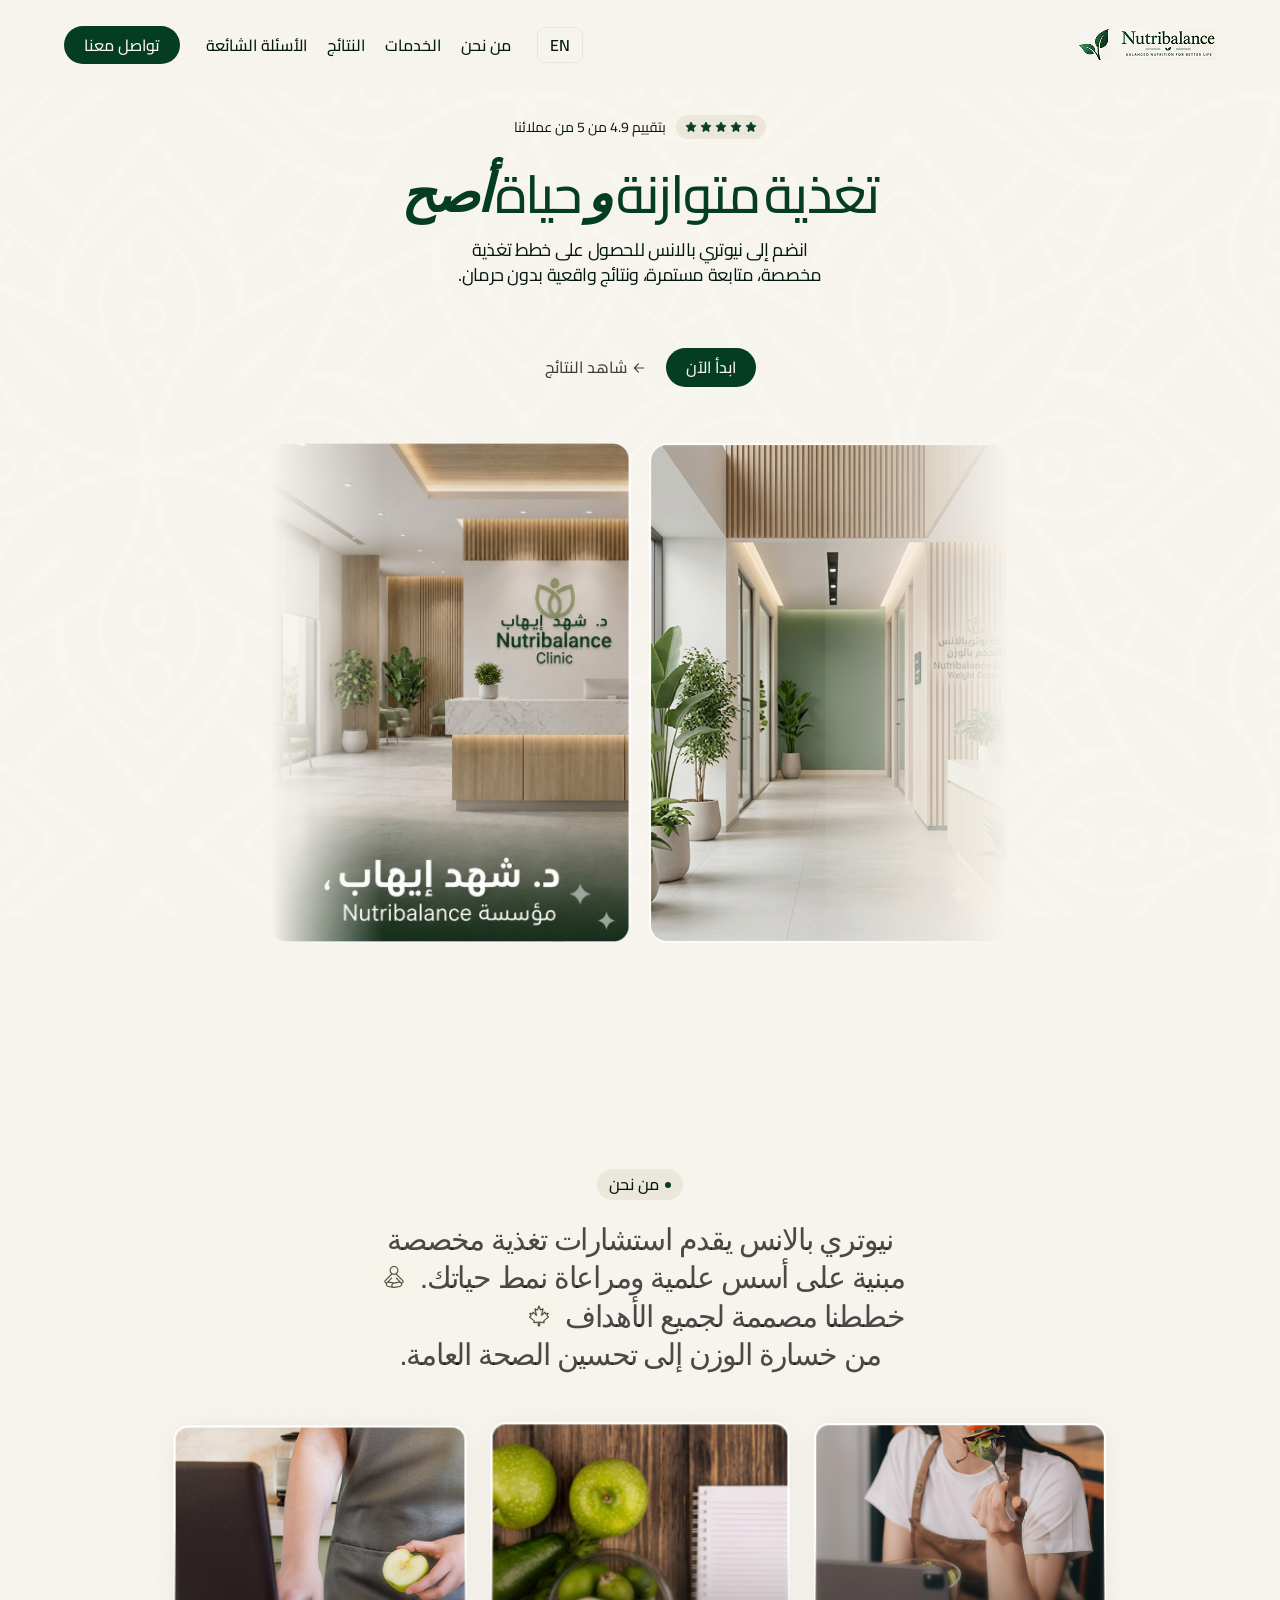
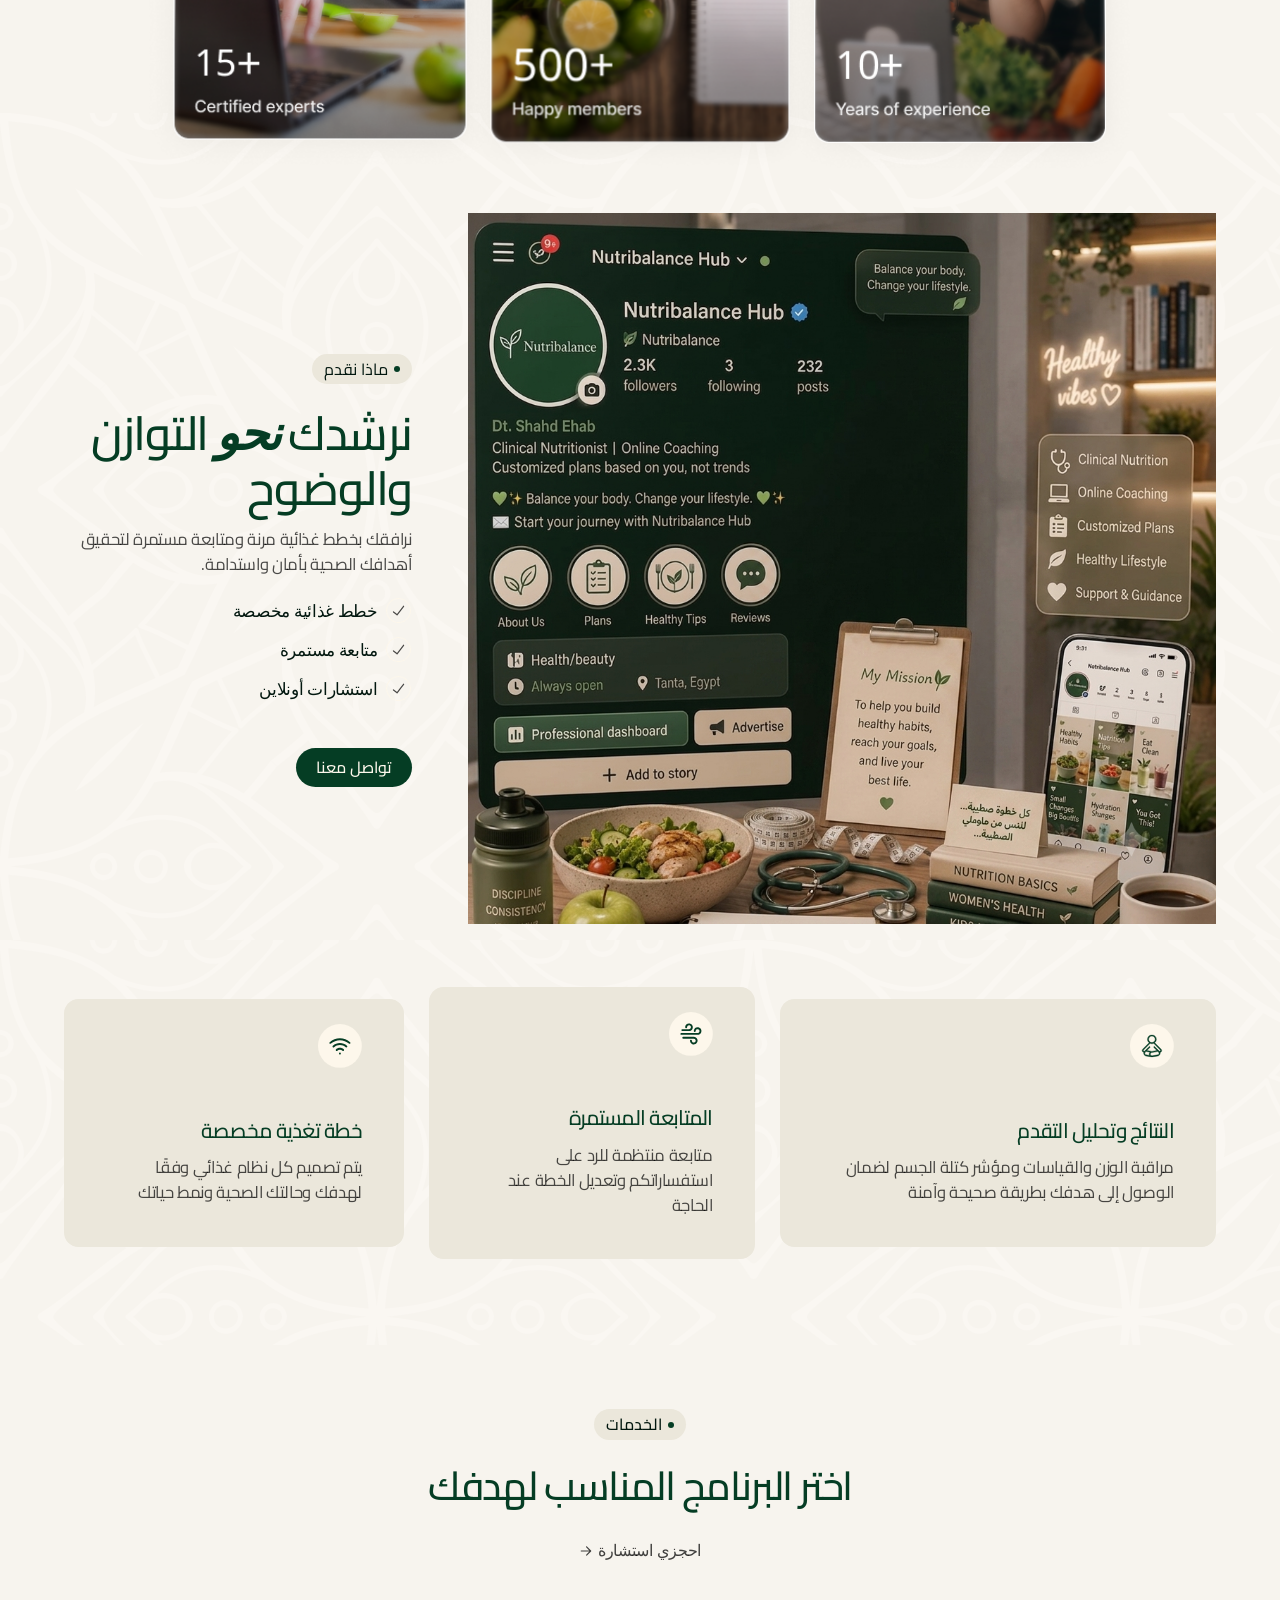
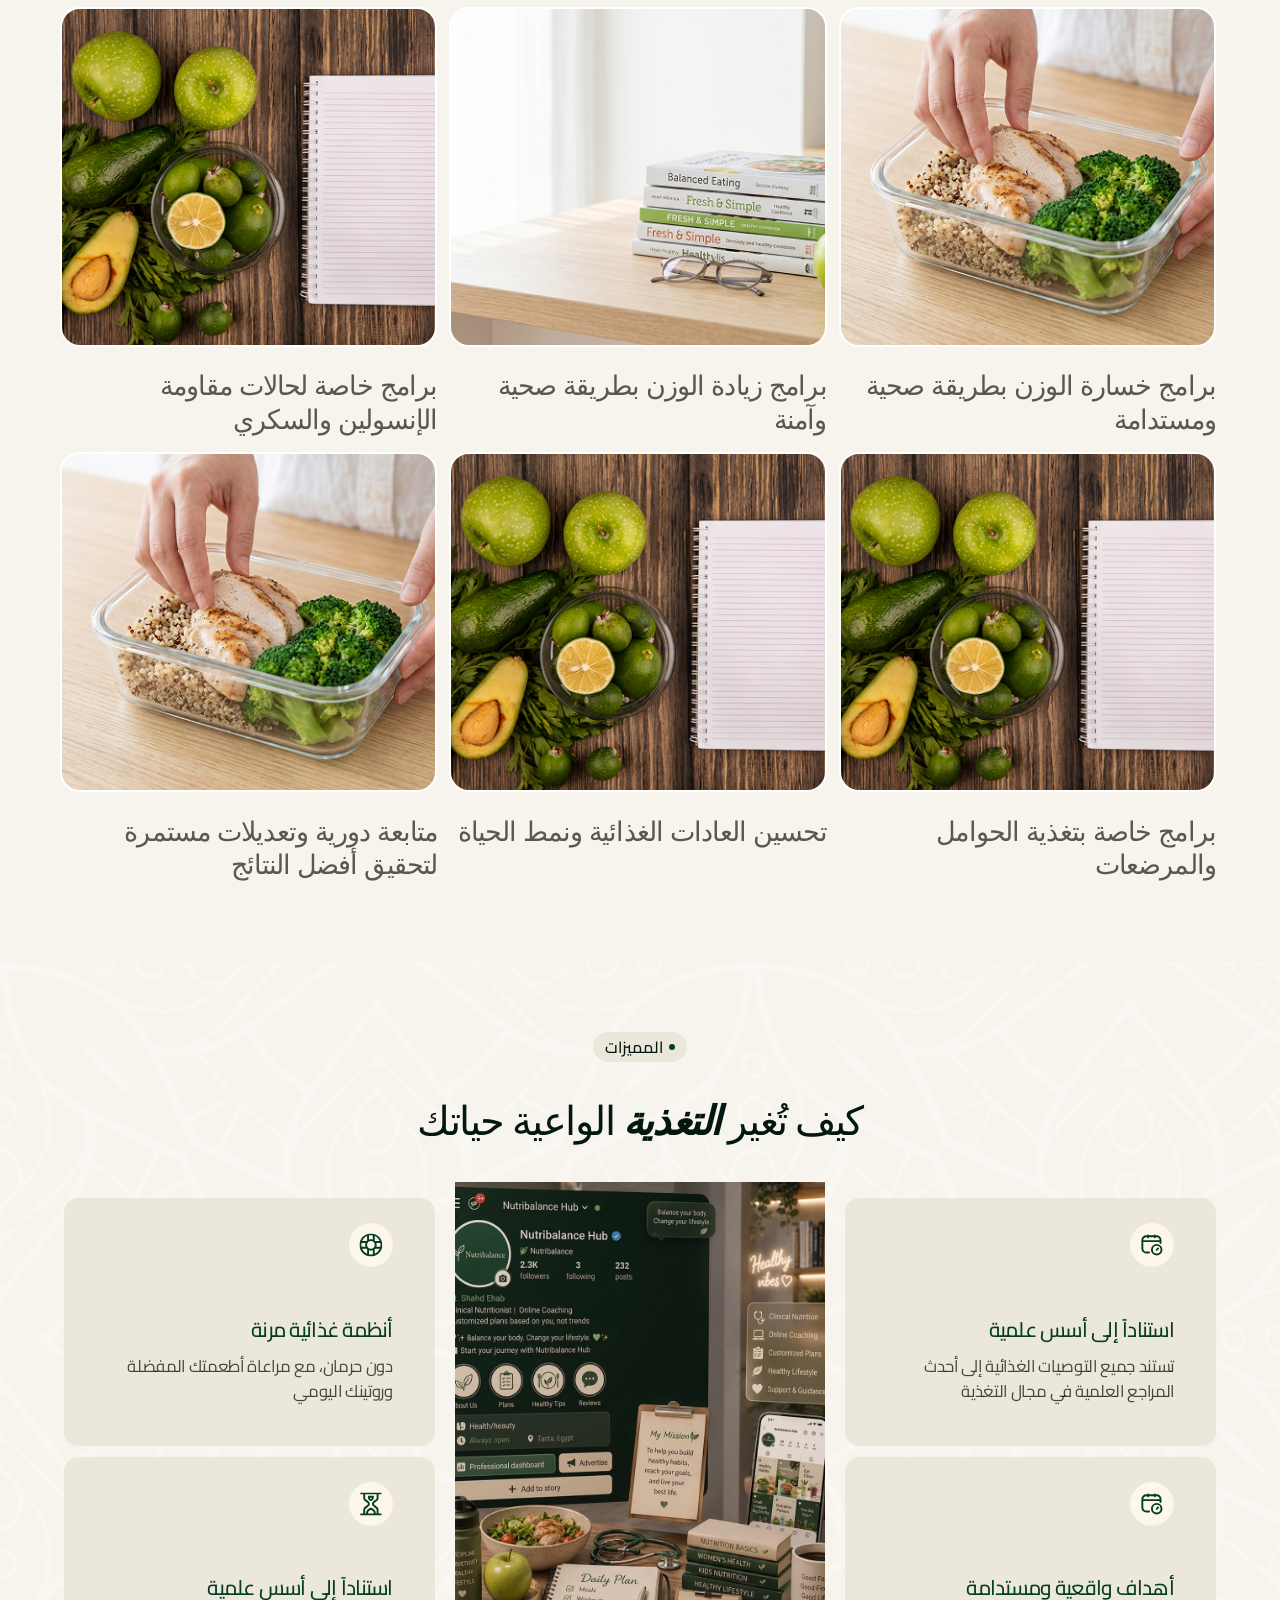
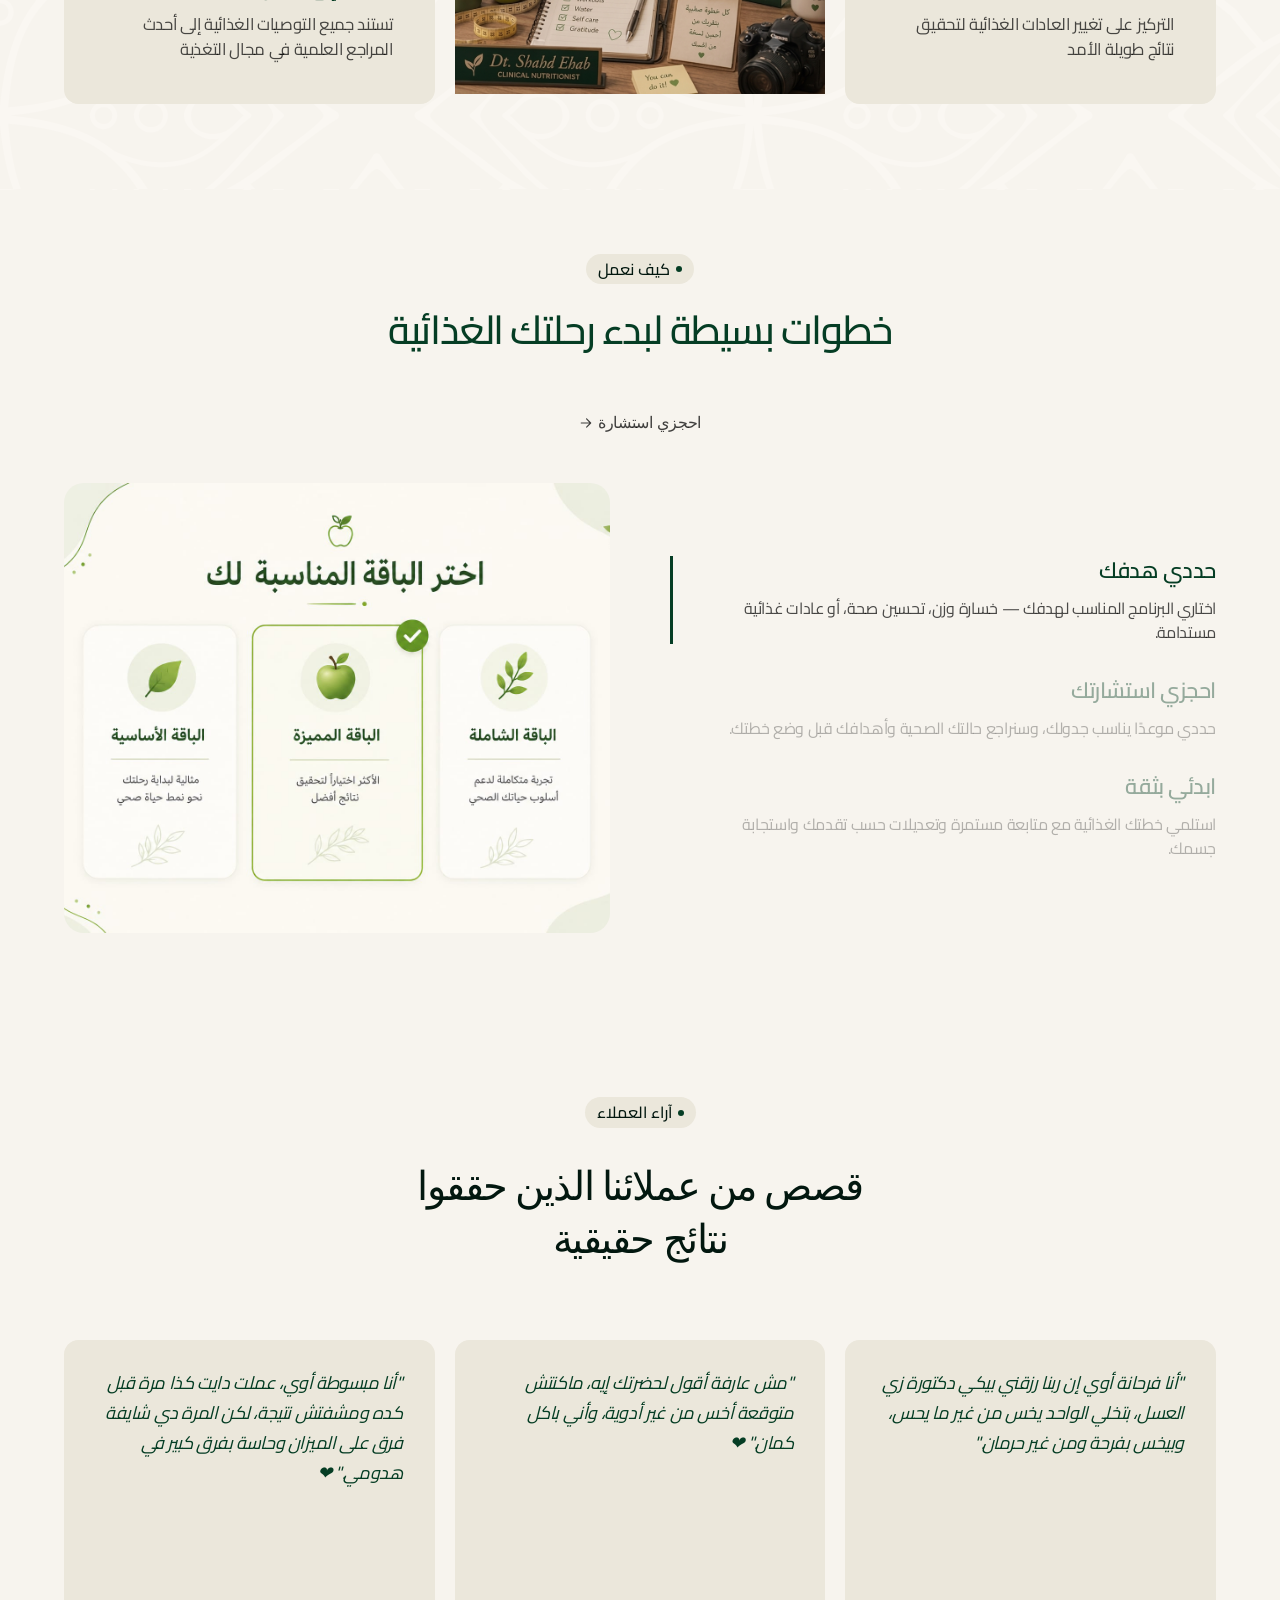
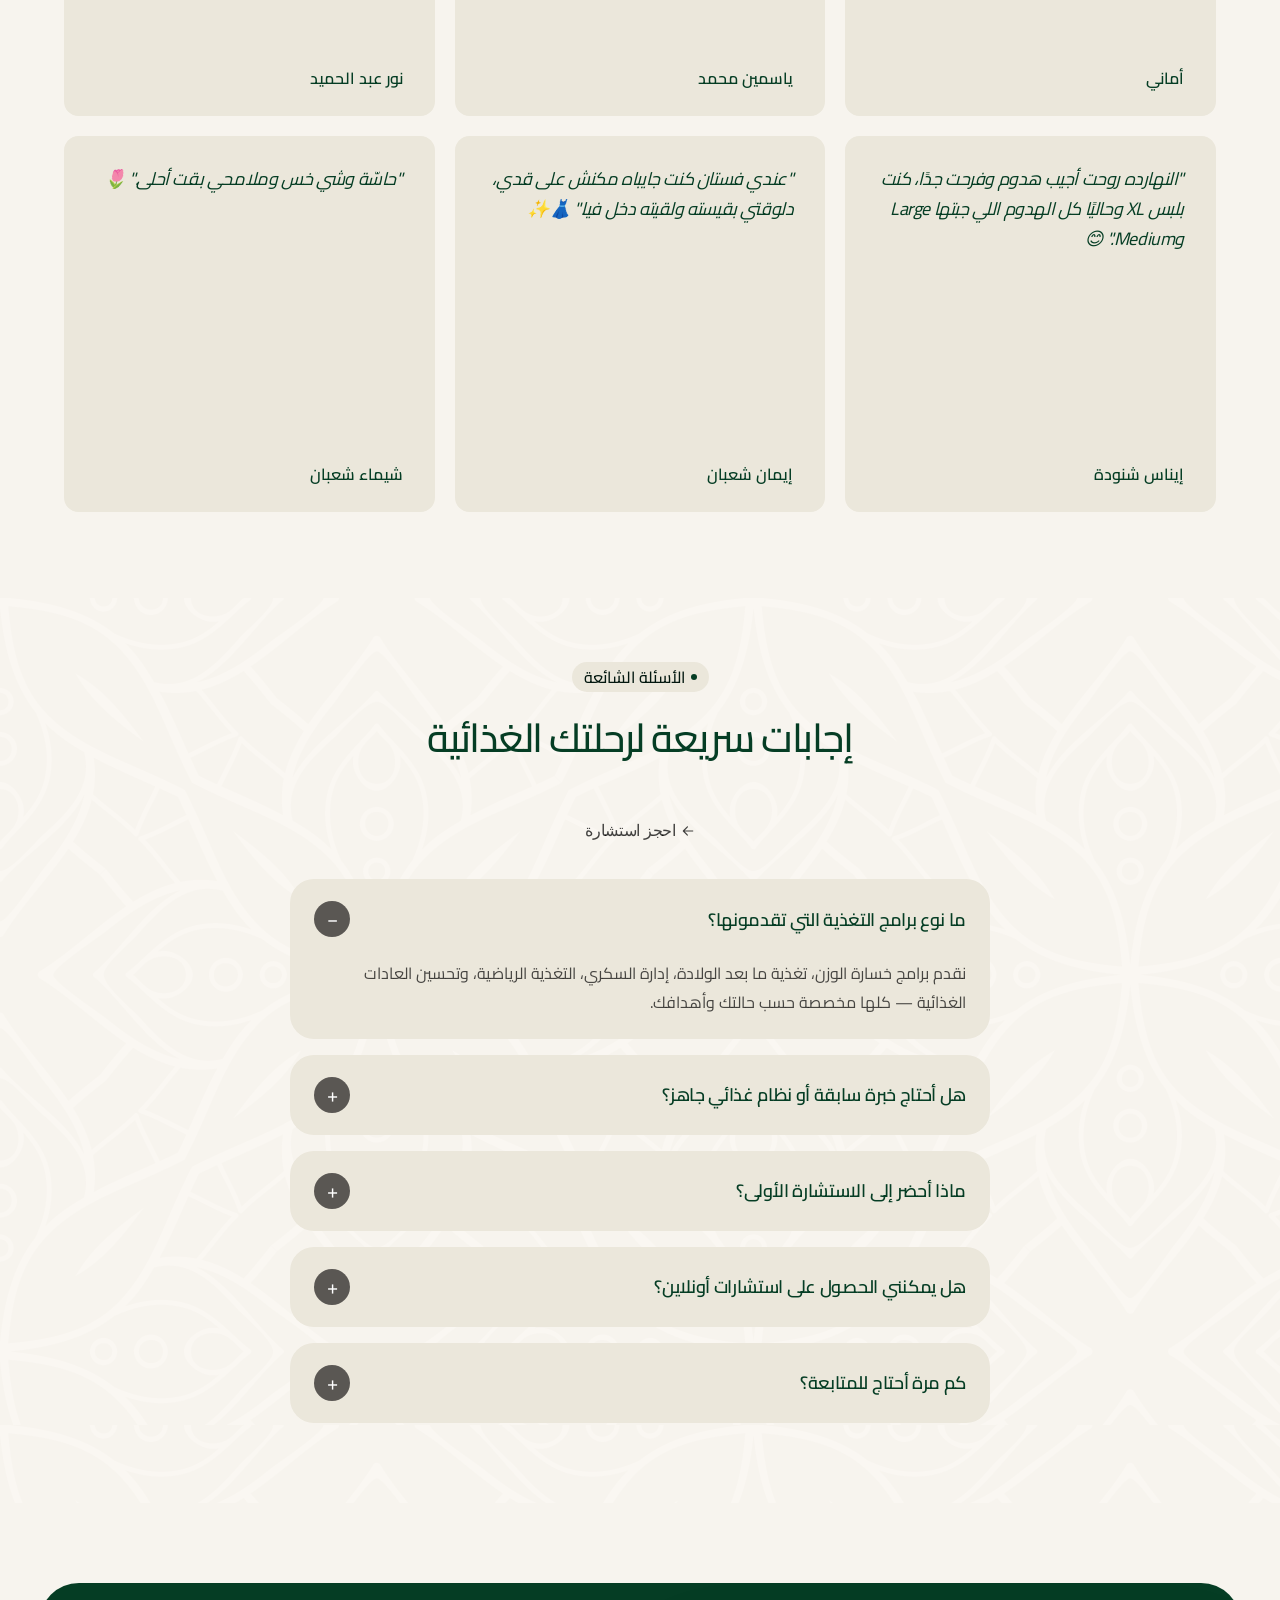
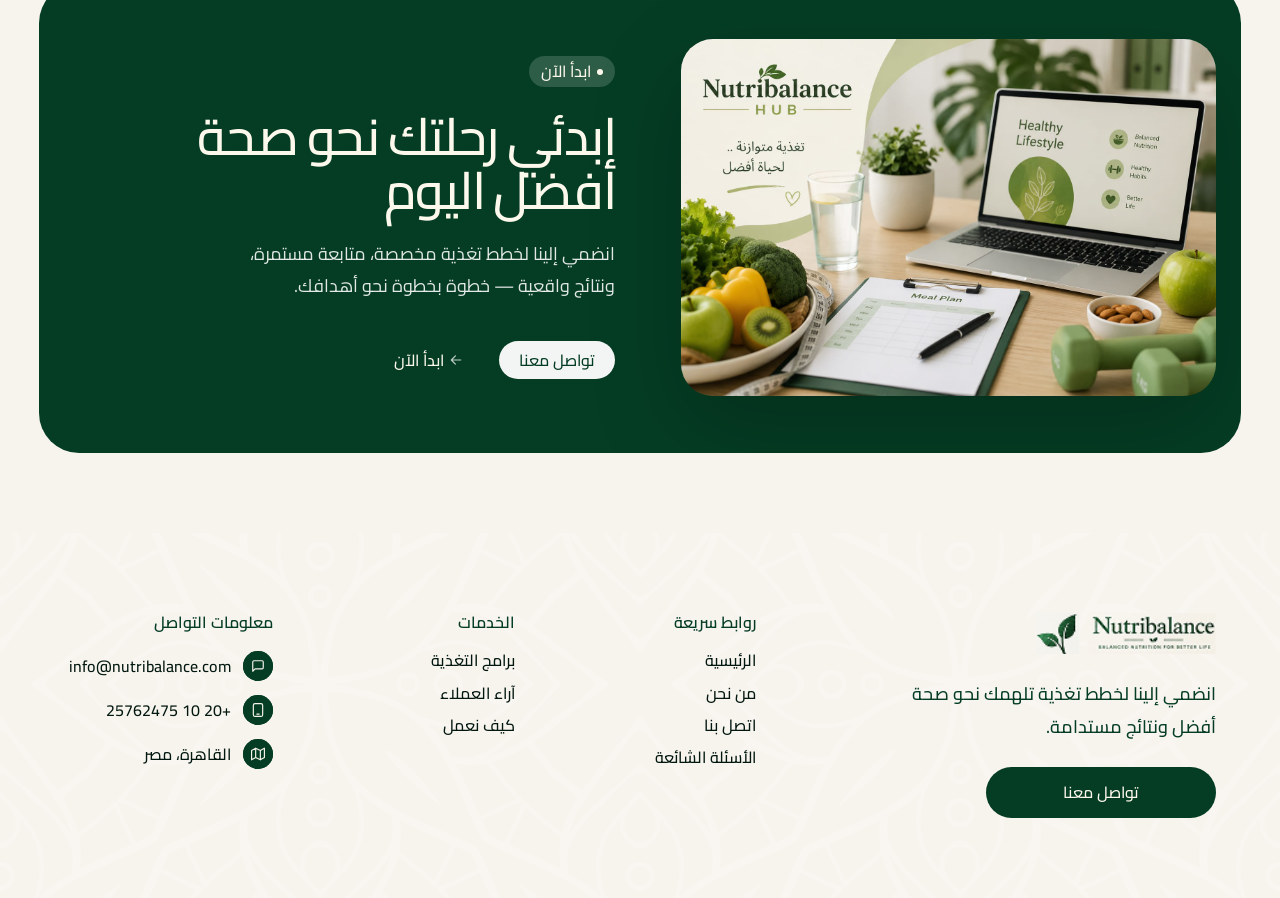
<file: index.html>
<!doctype html>
<html lang="ar" dir="rtl">
  <head>
    <meta charset="UTF-8" />
    <meta name="viewport" content="width=device-width, initial-scale=1.0" />
    <meta
      name="description"
      content="نيوتري بالانس — استشارات تغذية مخصصة، خطط غذائية مرنة، ومتابعة مستمرة لتحقيق أهدافك الصحية بأمان وبدون حرمان."
    />
    <meta property="og:type" content="website" />
    <meta property="og:title" content="Nutribalance — استشارات تغذية" />
    <meta
      property="og:description"
      content="خطط تغذية علمية مخصصة مع متابعة مستمرة لنتائج مستدامة."
    />
    <meta
      property="og:image"
      content="https://ebrahimdawoud.github.io/Nutribalance/assets/logo.png"
    />
    <meta property="og:locale" content="ar_EG" />
    <meta name="twitter:card" content="summary_large_image" />
    <meta name="twitter:title" content="Nutribalance — استشارات تغذية" />
    <meta
      name="twitter:description"
      content="خطط تغذية علمية مخصصة مع متابعة مستمرة لنتائج مستدامة."
    />
    <link
      rel="canonical"
      href="https://ebrahimdawoud.github.io/Nutribalance/"
    />
    <link
      rel="alternate"
      hreflang="ar"
      href="https://ebrahimdawoud.github.io/Nutribalance/"
    />
    <link
      rel="alternate"
      hreflang="en"
      href="https://ebrahimdawoud.github.io/Nutribalance/index-en.html"
    />
    <link
      rel="alternate"
      hreflang="x-default"
      href="https://ebrahimdawoud.github.io/Nutribalance/"
    />
    <link rel="stylesheet" href="styles/normalize.css" />
    <link rel="preconnect" href="https://fonts.googleapis.com" />
    <link rel="preconnect" href="https://fonts.gstatic.com" crossorigin />
    <link
      href="https://fonts.googleapis.com/css2?family=Cairo:wght@400;500;600;700;800&family=Lora:ital,wght@0,400;0,600;1,400;1,600&display=swap"
      rel="stylesheet"
    />
    <link rel="stylesheet" href="styles/main.css" />
    <link rel="icon" type="image/x-icon" href="assets/icn.png" />
    <title>Nutribalance — استشارات تغذية</title>
  </head>
  <body>
    <!-- Start Header -->
    <header>
      <div class="container">
        <div class="logo">
          <img src="assets/logo.png" alt="Nutribalance Logo" />
        </div>
        <button class="hamburger-menu" id="hamburger" aria-label="Toggle menu">
          <span></span>
          <span></span>
          <span></span>
        </button>
        <div class="actions" id="menu">
          <a
            class="lang-toggle"
            href="index-en.html"
            aria-label="Open English version"
            >EN</a
          >
          <nav>
            <ul>
              <li><a href="#about-us">من نحن</a></li>
              <li><a href="#classes">الخدمات</a></li>
              <li><a href="#testimonials">النتائج</a></li>
              <li><a href="#faq">الأسئلة الشائعة</a></li>
            </ul>
          </nav>
          <a class="primary-button" href="https://wa.me/201025762475" target="_blank" rel="noopener noreferrer">تواصل معنا</a>
        </div>
      </div>
    </header>
    <!-- End Header -->

    <!-- Start Hero -->
    <section class="hero">
      <div class="hero-bg">
        <img src="assets/bg.png" alt="Hero Background" />
      </div>
      <div class="hero-inside">
        <div class="hero-rating">
          <div class="stars-wrapper">
            <img src="assets/icons/star.svg" alt="Star" />
            <img src="assets/icons/star.svg" alt="Star" />
            <img src="assets/icons/star.svg" alt="Star" />
            <img src="assets/icons/star.svg" alt="Star" />
            <img src="assets/icons/star.svg" alt="Star" />
          </div>
          <span>بتقييم 4.9 من 5 من عملائنا</span>
        </div>

        <h1>
          <span>تغذية</span>
          <span>متوازنة</span>
          <span>و</span>
          <span>حياة</span>
          <span>أصح</span>
        </h1>

        <p>
          انضم إلى نيوتري بالانس للحصول على خطط تغذية مخصصة، متابعة مستمرة،
          ونتائج واقعية بدون حرمان.
        </p>

        <div class="buttons-wrapper">
          <a class="primary-button" href="#classes">ابدأ الآن</a>
          <a class="secondary-link" href="#testimonials">
            <img src="assets/icons/arrow-right.svg" alt="شاهد النتائج" />
            <span>شاهد النتائج</span>
          </a>
        </div>

        <div class="images-wrapper">
          <div class="sm-hidden">
            <img src="assets/hero/04.png" alt="Image 04" />
          </div>
          <div>
            <img src="assets/hero/02.jpg" alt="Image 02" />
          </div>
          <div>
            <img src="assets/hero/03.jpg" alt="Image 03" />
          </div>
          <div class="sm-hidden">
            <img src="assets/hero/01.jpg" alt="Image 01" />
          </div>
        </div>
      </div>
    </section>
    <!-- End Hero -->

    <!-- Start من نحن Us -->
    <section id="about-us" class="about-us">
      <div class="container">
        <div class="section-header">
          <span class="dot"></span>
          <span>من نحن</span>
        </div>

        <div class="about-us-paragraph">
          <span>نيوتري بالانس يقدم استشارات تغذية مخصصة </span>
          <div>
            <span>مبنية على أسس علمية ومراعاة نمط حياتك.</span>
            <img src="assets/icons/relax.svg" alt="توازن صحي" />
          </div>
          <div>
            <span>خططنا مصممة لجميع الأهداف</span>
            <img src="assets/icons/plant.svg" alt="خطط غذائية" />
          </div>
          <span>من خسارة الوزن إلى تحسين الصحة العامة.</span>
        </div>

        <div class="stats-cards rtl" data-dir="rtl">
          <img
            class="stats-wrapper-img"
            src="assets/about-us/stats-card-wrapper.png"
            alt="Stats cards"
          />
          <div class="stat-card card-1">
            <img src="assets/about-us/01-card.png" alt="سنوات خبرة" />
          </div>
          <div class="stat-card card-2">
            <img src="assets/about-us/02-card.png" alt="أعضاء سعداء" />
          </div>
          <div class="stat-card card-3">
            <img src="assets/about-us/03-card.png" alt="خبراء معتمدون" />
          </div>
        </div>
      </div>
    </section>
    <!-- End من نحن Us -->

    <!-- Start What We Do -->
    <section class="what-we-do">
      <div class="container">
        <div class="image-wrapper">
          <img src="assets/what-we-do/what-we-do.png" alt="What We Do" />
        </div>

        <div class="content">
          <div class="section-header">
            <span class="dot"></span>
            <span>ماذا نقدم</span>
          </div>

          <h2>
            <span>نرشدك </span>
            <span class="italic-lora">نحو</span>
            <span>التوازن والوضوح</span>
          </h2>

          <p>
            نرافقك بخطط غذائية مرنة ومتابعة مستمرة لتحقيق أهدافك الصحية بأمان
            واستدامة.
          </p>

          <ul>
            <li>
              <img src="assets/icons/check.svg" alt="خطط غذائية مخصصة" />
              <span>خطط غذائية مخصصة</span>
            </li>
            <li>
              <img src="assets/icons/check.svg" alt="متابعة مستمرة" />
              <span>متابعة مستمرة</span>
            </li>
            <li>
              <img src="assets/icons/check.svg" alt="استشارات أونلاين" />
              <span>استشارات أونلاين</span>
            </li>
          </ul>

          <a class="primary-button" href="https://wa.me/201025762475" target="_blank" rel="noopener noreferrer">تواصل معنا</a>
        </div>
      </div>

      <ul class="container">
        <li class="card">
          <img
            src="assets/what-we-do/relax.svg"
            alt="Results و Progress Analysis"
          />
          <div class="card-content">
            <h4>النتائج وتحليل التقدم</h4>
            <p>
              مراقبة الوزن والقياسات ومؤشر كتلة الجسم لضمان الوصول إلى هدفك
              بطريقة صحيحة وآمنة
            </p>
          </div>
        </li>
        <li class="card">
          <img src="assets/what-we-do/follow.svg" alt="Continuous Follow-up" />
          <div class="card-content">
            <h4>المتابعة المستمرة</h4>
            <p>متابعة منتظمة للرد على استفساراتكم وتعديل الخطة عند الحاجة</p>
          </div>
        </li>
        <li class="card">
          <img
            src="assets/what-we-do/wifi.svg"
            alt="Customized Nutrition Plan"
          />
          <div class="card-content">
            <h4>خطة تغذية مخصصة</h4>
            <p>يتم تصميم كل نظام غذائي وفقًا لهدفك وحالتك الصحية ونمط حياتك</p>
          </div>
        </li>
      </ul>
    </section>
    <!-- End What We Do -->

    <!-- Start الخدمات -->
    <section id="classes" class="classes">
      <div class="container">
        <div class="section-header">
          <span class="dot"></span>
          <span>الخدمات</span>
        </div>

        <h2>اختر البرنامج المناسب لهدفك</h2>

        <a class="cta-link" href="https://wa.me/201025762475" target="_blank" rel="noopener noreferrer">
          <span>احجزي استشارة</span>
          <img src="assets/icons/arrow-right.svg" alt="احجزي استشارة" />
        </a>

        <ul class="classes-grid">
          <li class="class-item">
            <div class="class-photo-wrapper">
              <img src="assets/classes/01.png" alt="Class" />
            </div>
            <div class="class-content">
              <h5>برامج خسارة الوزن بطريقة صحية ومستدامة</h5>
            </div>
          </li>

          <li class="class-item">
            <div class="class-photo-wrapper">
              <img src="assets/classes/02.png" alt="Class" />
            </div>
            <div class="class-content">
              <h5>  برامج زيادة الوزن بطريقة صحية وآمنة</h5>
            </div>
          </li>

          <li class="class-item">
            <div class="class-photo-wrapper">
              <img src="assets/classes/03.png" alt="Class" />
            </div>
            <div class="class-content">
              <h5>  برامج خاصة لحالات مقاومة الإنسولين والسكري</h5>
            </div>
          </li>

          <li class="class-item">
            <div class="class-photo-wrapper">
              <img src="assets/classes/04.png" alt="Class" />
            </div>
            <div class="class-content">
              <h5>  برامج خاصة بتغذية الحوامل والمرضعات</h5>
            </div>
          </li>

          <li class="class-item">
            <div class="class-photo-wrapper">
              <img src="assets/classes/05.png" alt="Class" />
            </div>
            <div class="class-content">
              <h5>  تحسين العادات الغذائية ونمط الحياة</h5>
            </div>
          </li>

          <li class="class-item">
            <div class="class-photo-wrapper">
              <img src="assets/classes/06.png" alt="Class" />
            </div>
            <div class="class-content">
              <h5>  متابعة دورية وتعديلات مستمرة لتحقيق أفضل النتائج</h5>
            </div>
          </li>
        </ul>
      </div>
    </section>
    <!-- End الخدمات -->

    <!-- Start Benefits -->
    <section class="benefits" id="benefits">
      <div class="container">
        <div class="section-header">
          <span class="dot"></span>
          <span>المميزات</span>
        </div>

        <h2>
          كيف تُغير <span class="italic-lora">التغذية</span> الواعية حياتك
        </h2>

        <div class="benefits-grid">
          <ul>
            <li class="card">
              <img
                src="assets/benefits/calender.svg"
                alt="Based on Scientific Foundations"
              />
              <div class="card-content">
                <h4>استناداً إلى أسس علمية</h4>
                <p>
                  تستند جميع التوصيات الغذائية إلى أحدث المراجع العلمية في مجال
                  التغذية
                </p>
              </div>
            </li>
            <li class="card">
              <img
                src="assets/benefits/calender.svg"
                alt="Realistic و Sustainable Goals"
              />
              <div class="card-content">
                <h4>أهداف واقعية ومستدامة</h4>
                <p>
                  التركيز على تغيير العادات الغذائية لتحقيق نتائج طويلة الأمد
                </p>
              </div>
            </li>
          </ul>
          <div class="image-wrapper">
            <img src="assets/benefits/benefits.png" alt="Benefits" />
          </div>
          <ul>
            <li class="card">
              <img src="assets/benefits/flexible.svg" alt="Flexible Diets" />
              <div class="card-content">
                <h4>أنظمة غذائية مرنة</h4>
                <p>دون حرمان، مع مراعاة أطعمتك المفضلة وروتينك اليومي</p>
              </div>
            </li>
            <li class="card">
              <img
                src="assets/benefits/timer.svg"
                alt="Based on Scientific Foundations"
              />
              <div class="card-content">
                <h4>استناداً إلى أسس علمية</h4>
                <p>
                  تستند جميع التوصيات الغذائية إلى أحدث المراجع العلمية في مجال
                  التغذية
                </p>
              </div>
            </li>
          </ul>
        </div>
      </div>
    </section>
    <!-- End Benefits -->

    <!-- Start How It Works -->
    <section id="how-it-works" class="how-it-works">
      <div class="container">
        <div class="section-header">
          <span class="dot"></span>
          <span>كيف نعمل</span>
        </div>

        <h2>خطوات بسيطة لبدء رحلتك الغذائية</h2>

        <a class="cta-link" href="https://wa.me/201025762475" target="_blank" rel="noopener noreferrer">
          <span>احجزي استشارة</span>
          <img src="assets/icons/arrow-right.svg" alt="احجزي استشارة" />
        </a>

        <div class="how-it-works-content">
          <div class="steps-wrapper">
            <div class="step-item active" data-step="1">
              <div class="step-number">حددي هدفك</div>
              <p>
                اختاري البرنامج المناسب لهدفك — خسارة وزن، تحسين صحة، أو عادات
                غذائية مستدامة.
              </p>
            </div>
            <div class="step-item" data-step="2">
              <div class="step-number">احجزي استشارتك</div>
              <p>
                حددي موعدًا يناسب جدولك، وسنراجع حالتك الصحية وأهدافك قبل وضع
                خطتك.
              </p>
            </div>
            <div class="step-item" data-step="3">
              <div class="step-number">ابدئي بثقة</div>
              <p>
                استلمي خطتك الغذائية مع متابعة مستمرة وتعديلات حسب تقدمك
                واستجابة جسمك.
              </p>
            </div>
          </div>

          <div class="image-wrapper">
            <img
              src="assets/how-it-works/step01.jpeg"
              alt="Step 1"
              class="step-image active"
              data-image="1"
            />
            <img
              src="assets/how-it-works/step02.jpeg"
              alt="Step 2"
              class="step-image"
              data-image="2"
            />
            <img
              src="assets/how-it-works/step03.jpeg"
              alt="Step 3"
              class="step-image"
              data-image="3"
            />
          </div>
        </div>
      </div>
    </section>
    <!-- End How It Works -->

    <!-- Start آراء العملاء -->
    <section id="testimonials" class="testimonials">
      <div class="container">
        <div class="section-header">
          <span class="dot"></span>
          <span>آراء العملاء</span>
        </div>

        <h2>قصص من عملائنا الذين حققوا نتائج حقيقية</h2>

        <ul class="testimonials-grid">
          <li class="card">
            <blockquote>
              "أنا فرحانة أوي إن ربنا رزقني بيكي دكتورة زي العسل، بتخلي الواحد
              يخس من غير ما يحس، وبيخس بفرحة ومن غير حرمان."
            </blockquote>
            <div class="testimonial-footer">
              <div class="author-text">
                <span class="author-name">أماني</span>
              </div>
            </div>
          </li>

          <li class="card">
            <blockquote>
              "مش عارفة أقول لحضرتك إيه، ماكنتش متوقعة أخس من غير أدوية، وأني
              باكل كمان." ❤️
            </blockquote>
            <div class="testimonial-footer">
              <div class="author-text">
                <span class="author-name">ياسمين محمد</span>
              </div>
            </div>
          </li>

          <li class="card">
            <blockquote>
              "أنا مبسوطة أوي، عملت دايت كذا مرة قبل كده ومشفتش نتيجة، لكن المرة
              دي شايفة فرق على الميزان وحاسة بفرق كبير في هدومي." ❤️
            </blockquote>
            <div class="testimonial-footer">
              <div class="author-text">
                <span class="author-name">نور عبد الحميد</span>
              </div>
            </div>
          </li>

          <li class="card">
            <blockquote>
              "النهارده روحت أجيب هدوم وفرحت جدًا، كنت بلبس XL وحاليًا كل الهدوم
              اللي جبتها Large وMedium." 😊
            </blockquote>
            <div class="testimonial-footer">
              <div class="author-text">
                <span class="author-name">إيناس شنودة</span>
              </div>
            </div>
          </li>

          <li class="card">
            <blockquote>
              "عندي فستان كنت جايباه مكنش على قدي، دلوقتي بقيسته ولقيته دخل
              فيا." 👗✨
            </blockquote>
            <div class="testimonial-footer">
              <div class="author-text">
                <span class="author-name">إيمان شعبان</span>
              </div>
            </div>
          </li>

          <li class="card">
            <blockquote>"حاسّة وشي خس وملامحي بقت أحلى." 🌷</blockquote>
            <div class="testimonial-footer">
              <div class="author-text">
                <span class="author-name">شيماء شعبان</span>
              </div>
            </div>
          </li>
        </ul>
      </div>
    </section>
    <!-- End آراء العملاء -->

    <!-- Start الأسئلة الشائعة -->
    <section id="faq" class="faq">
      <div class="container">
        <div class="section-header">
          <span class="dot"></span>
          <span>الأسئلة الشائعة</span>
        </div>

        <h2>إجابات سريعة لرحلتك الغذائية</h2>

        <a class="cta-link" href="https://wa.me/201025762475" target="_blank" rel="noopener noreferrer">
          <img src="assets/icons/arrow-right.svg" alt="احجزي استشارة" />
          <span>احجز استشارة</span>
        </a>

        <ul class="faq-list">
          <li class="faq-item active">
            <button class="faq-header" type="button">
              <span class="faq-question"
                >ما نوع برامج التغذية التي تقدمونها؟</span
              >
              <span class="faq-toggle"><span class="toggle-icon">−</span></span>
            </button>
            <div class="faq-answer">
              <p>
                نقدم برامج خسارة الوزن، تغذية ما بعد الولادة، إدارة السكري،
                التغذية الرياضية، وتحسين العادات الغذائية — كلها مخصصة حسب حالتك
                وأهدافك.
              </p>
            </div>
          </li>

          <li class="faq-item">
            <button class="faq-header" type="button">
              <span class="faq-question"
                >هل أحتاج خبرة سابقة أو نظام غذائي جاهز؟</span
              >
              <span class="faq-toggle"><span class="toggle-icon">+</span></span>
            </button>
            <div class="faq-answer">
              <p>
                لا. نبدأ بتقييم شامل لعاداتك وأهدافك، ثم نضع خطة مناسبة لمستواك
                مع متابعة خطوة بخطوة.
              </p>
            </div>
          </li>

          <li class="faq-item">
            <button class="faq-header" type="button">
              <span class="faq-question">ماذا أحضر إلى الاستشارة الأولى؟</span>
              <span class="faq-toggle"><span class="toggle-icon">+</span></span>
            </button>
            <div class="faq-answer">
              <p>
                أحضري أي تحاليل أو تقارير طبية حديثة إن وُجدت، وقائمة مختصرة
                بعاداتك الغذائية اليومية وأهدافك الصحية.
              </p>
            </div>
          </li>

          <li class="faq-item">
            <button class="faq-header" type="button">
              <span class="faq-question"
                >هل يمكنني الحصول على استشارات أونلاين؟</span
              >
              <span class="faq-toggle"><span class="toggle-icon">+</span></span>
            </button>
            <div class="faq-answer">
              <p>
                نعم، نوفر استشارات ومتابعة عبر الإنترنت مع خطط غذائية واضحة
                يمكنك تنفيذها من أي مكان.
              </p>
            </div>
          </li>

          <li class="faq-item">
            <button class="faq-header" type="button">
              <span class="faq-question">كم مرة أحتاج للمتابعة؟</span>
              <span class="faq-toggle"><span class="toggle-icon">+</span></span>
            </button>
            <div class="faq-answer">
              <p>
                عادةً كل 1–2 أسبوع في البداية، ثم حسب تقدمك. المتابعة المنتظمة
                تضمن تعديل الخطة وتحقيق نتائج مستدامة.
              </p>
            </div>
          </li>
        </ul>
      </div>
    </section>
    <!-- End الأسئلة الشائعة -->

    <!-- Start Get Started -->
    <section class="get-started">
      <div class="container">
        <div class="get-started-grid">
          <div class="get-started-image">
            <img src="assets/get-started/get-started.jpeg" alt="Get Started" />
          </div>

          <div class="get-started-content">
            <div class="section-header">
              <span class="dot"></span>
              <span>ابدأ الآن</span>
            </div>

            <h2>ابدئي رحلتك نحو صحة أفضل اليوم</h2>

            <p>
              انضمي إلينا لخطط تغذية مخصصة، متابعة مستمرة، ونتائج واقعية — خطوة
              بخطوة نحو أهدافك.
            </p>

            <div class="buttons-wrapper">
              <a class="secondary-button" href="https://wa.me/201025762475" target="_blank" rel="noopener noreferrer">تواصل معنا</a>
              <a class="primary-button" href="#classes">
                <img src="assets/icons/arrow-right.svg" alt="ابدئي الآن" />
                <span>ابدأ الآن</span>
              </a>
            </div>
          </div>
        </div>
      </div>
    </section>
    <!-- End Get Started -->

    <!-- Start Footer -->
    <footer id="contact">
      <div class="container footer-grid">
        <div class="footer-left">
          <div class="footer-brand">
            <img src="assets/logo.png" alt="Nutribalance Logo" />
            <p>انضمي إلينا لخطط تغذية تلهمك نحو صحة أفضل ونتائج مستدامة.</p>
            <a class="primary-button" href="https://wa.me/201025762475" target="_blank" rel="noopener noreferrer">تواصل معنا</a>
          </div>
        </div>

        <div class="footer-right">
          <div class="footer-column">
            <h4>روابط سريعة</h4>
            <ul>
              <li><a href="index.html">الرئيسية</a></li>
              <li><a href="#about-us">من نحن</a></li>
              <li><a href="https://wa.me/201025762475" target="_blank" rel="noopener noreferrer">اتصل بنا</a></li>
              <li><a href="#faq">الأسئلة الشائعة</a></li>
            </ul>
          </div>

          <div class="footer-column">
            <h4>الخدمات</h4>
            <ul>
              <li><a href="#classes">برامج التغذية</a></li>
              <li><a href="#testimonials">آراء العملاء</a></li>
              <li><a href="#how-it-works">كيف نعمل</a></li>
            </ul>
          </div>

          <div class="footer-column footer-contact">
            <h4>معلومات التواصل</h4>
            <ul>
              <li>
                <span class="footer-icon">
                  <img src="assets/footer/email.svg" alt="Email" />
                </span>
                <a href="mailto:info@nutribalance.com">info@nutribalance.com</a>
              </li>
              <li>
                <span class="footer-icon">
                  <img src="assets/footer/phone.svg" alt="Phone" />
                </span>
                <a href="tel:+201025762475">+20 10 25762475</a>
              </li>
              <li>
                <span class="footer-icon">
                  <img src="assets/footer/address.svg" alt="Location" />
                </span>
                <span>القاهرة، مصر</span>
              </li>
            </ul>
          </div>
        </div>
      </div>
    </footer>
    <!-- End Footer -->

    <button id="scroll-to-top" class="scroll-to-top" aria-label="Scroll to top">
      ↑
    </button>

    <script src="js/cards.js"></script>
    <script src="js/how-it-works.js"></script>
    <script src="js/mobile-menu.js"></script>
  </body>
</html>
</file>
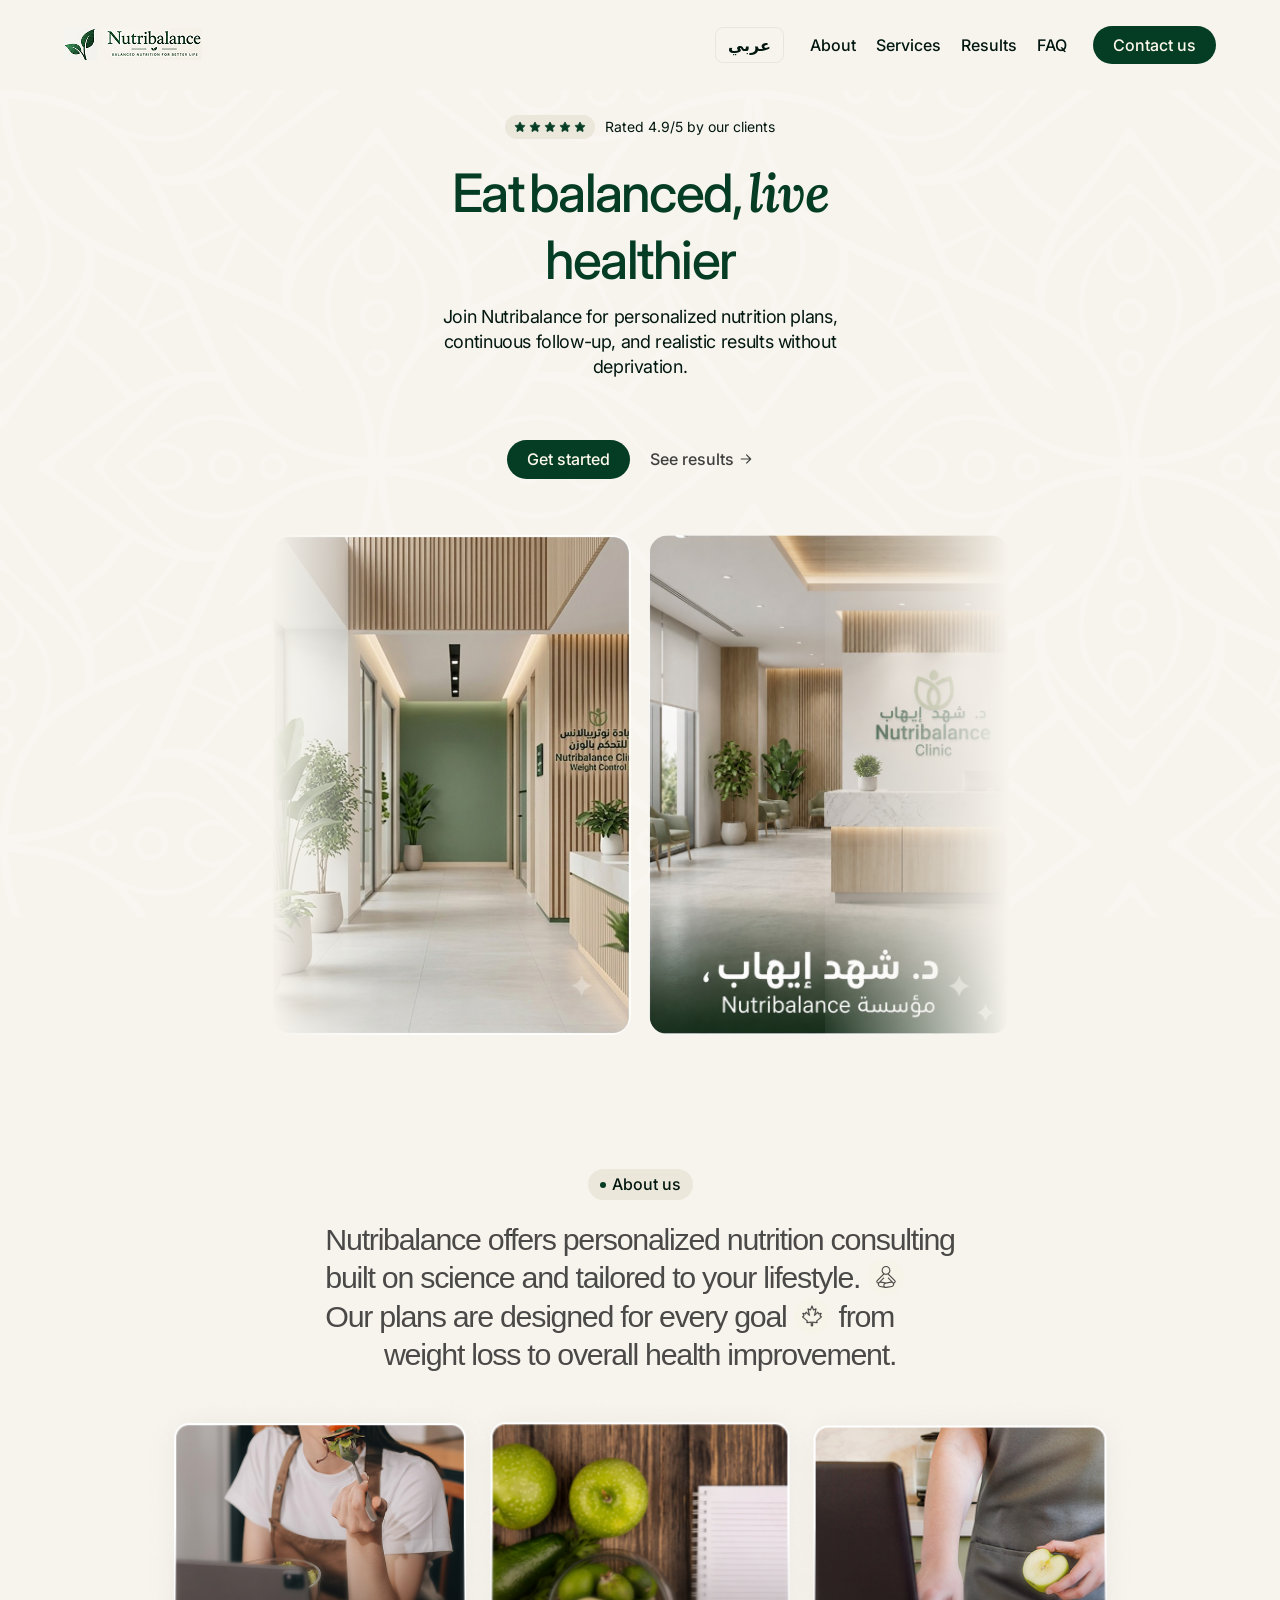
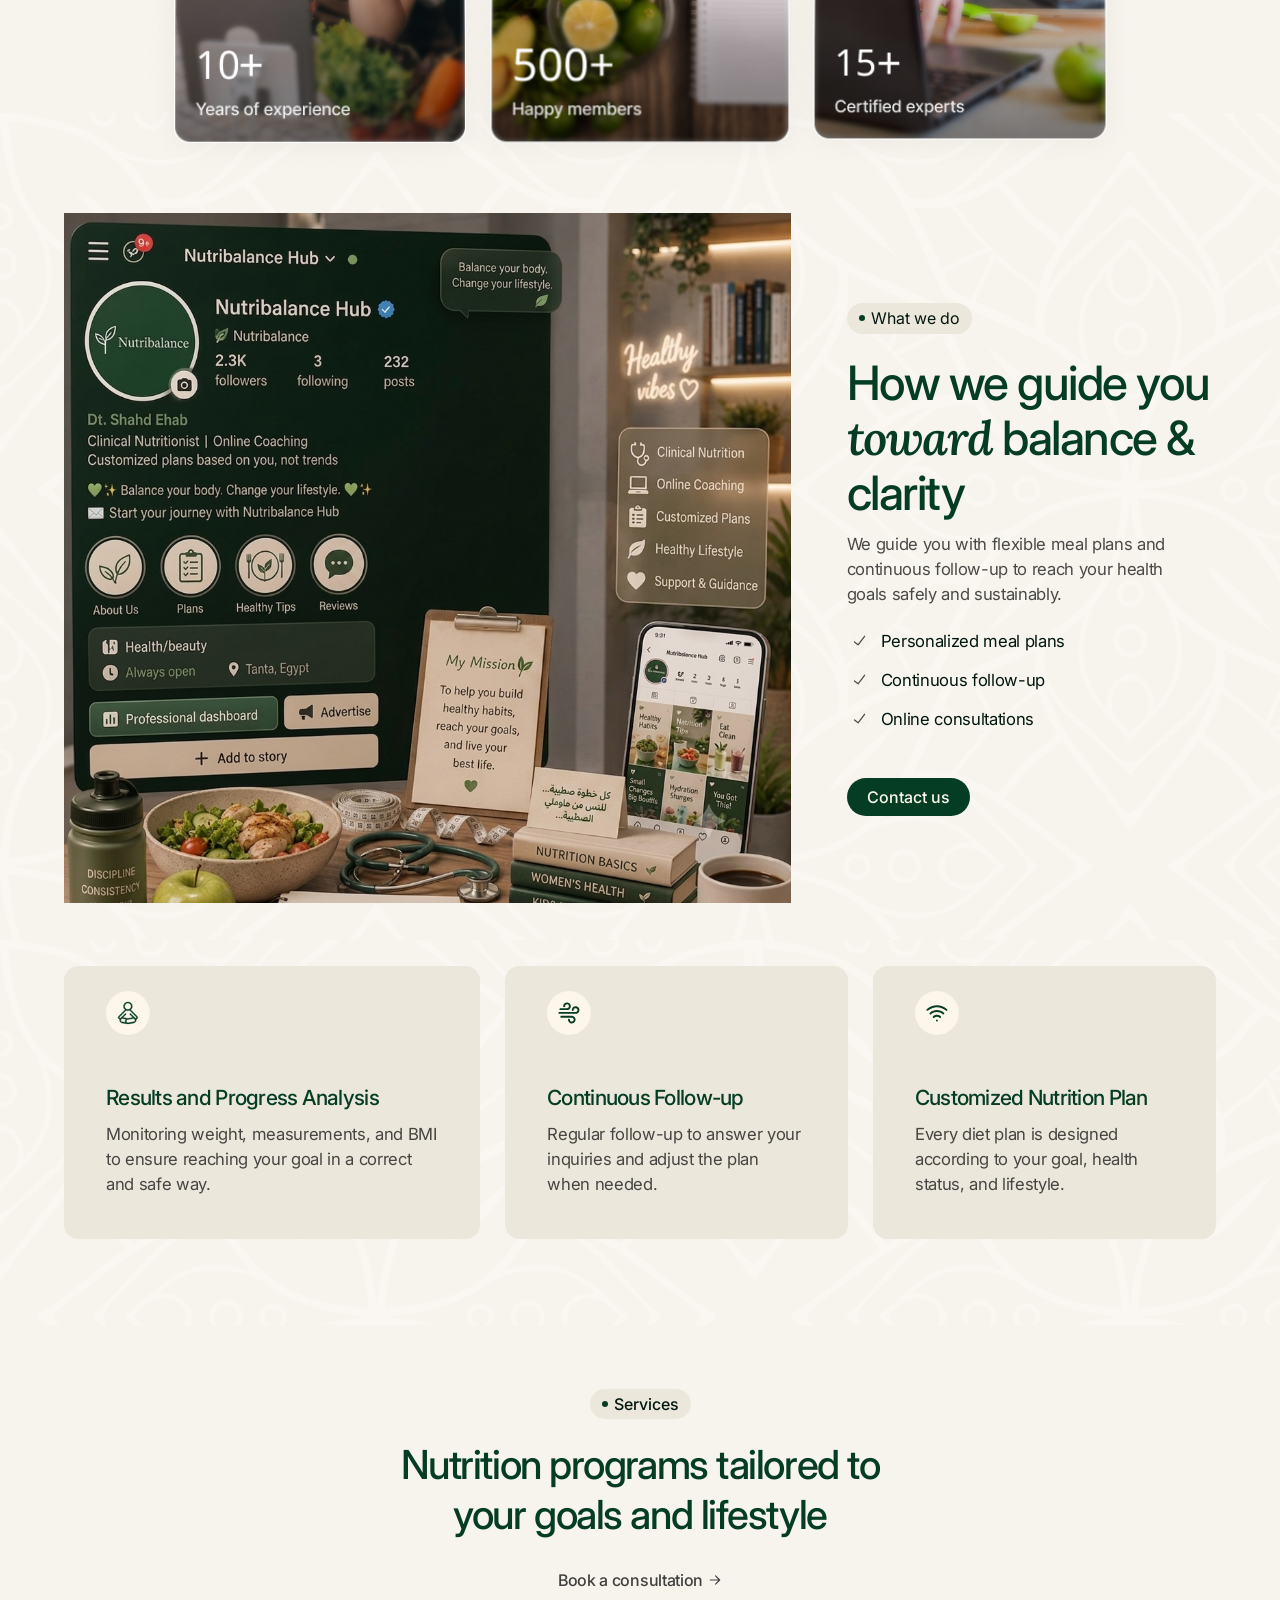
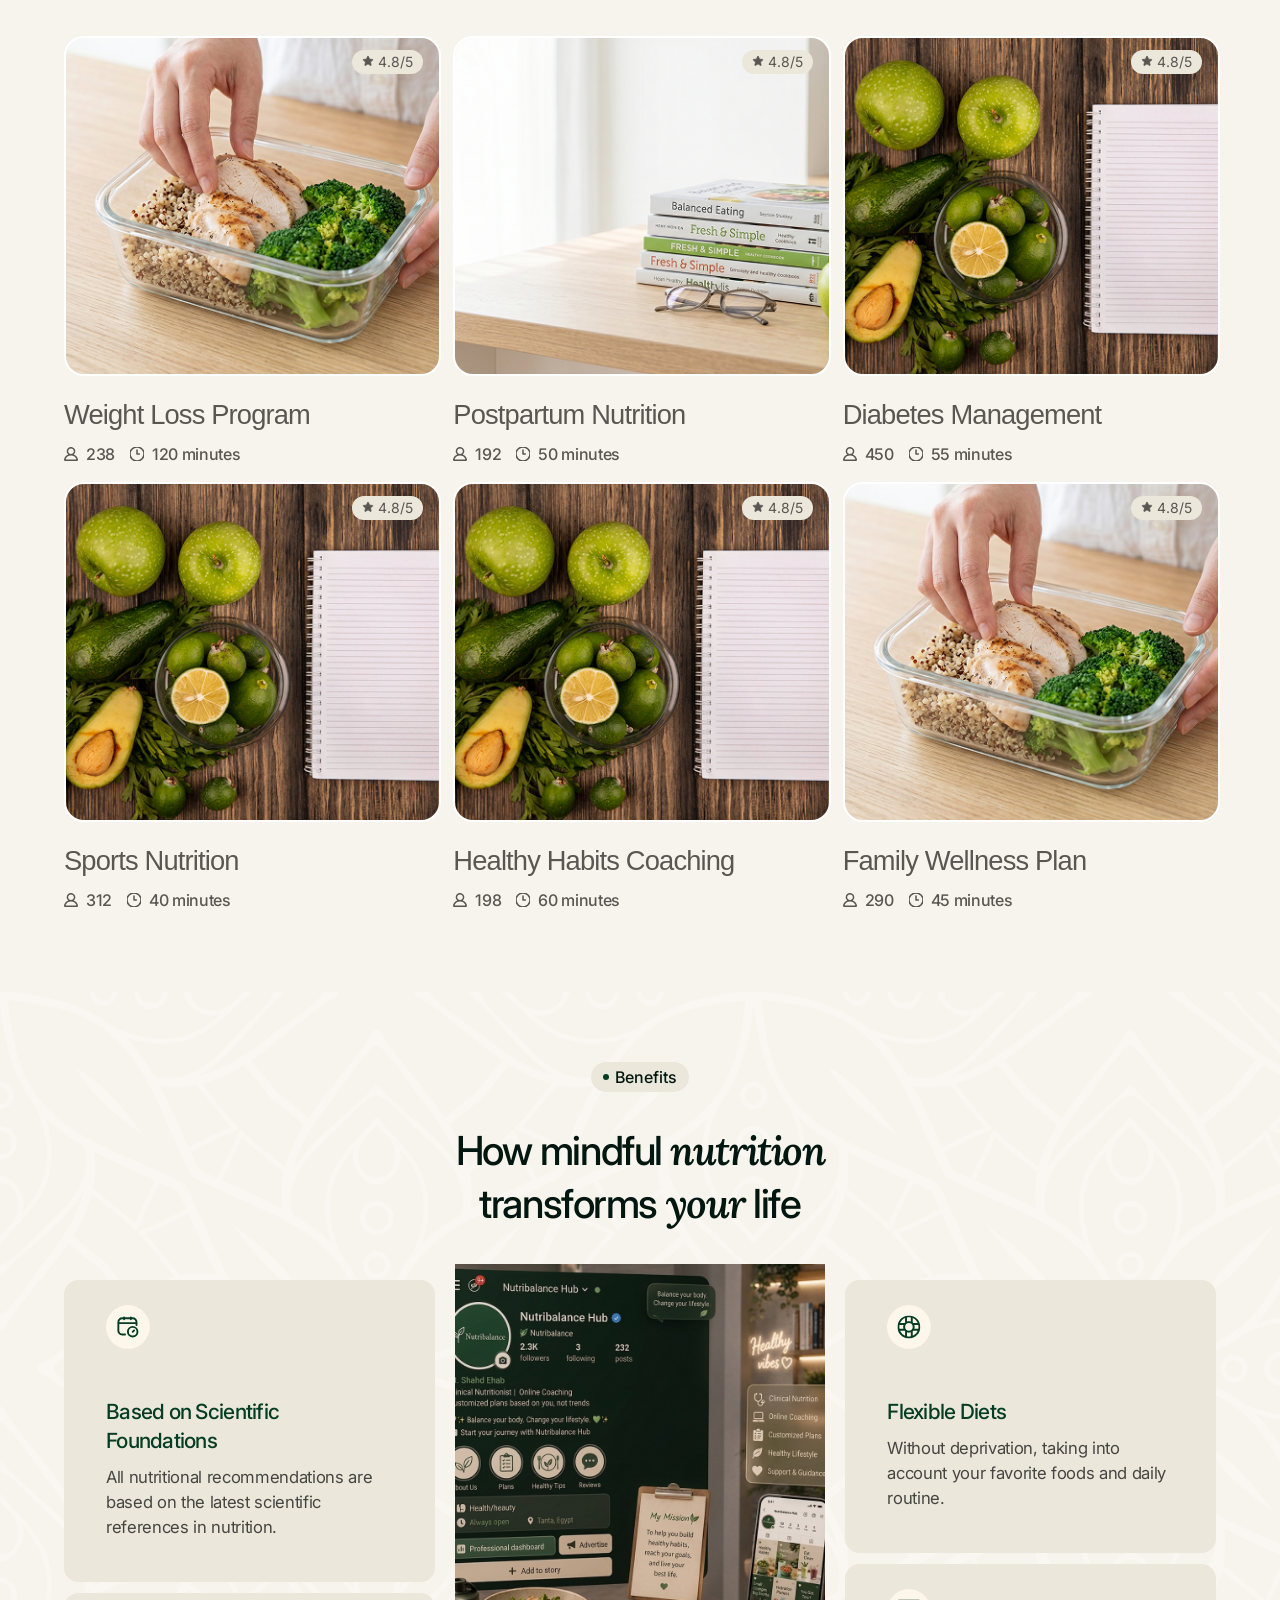
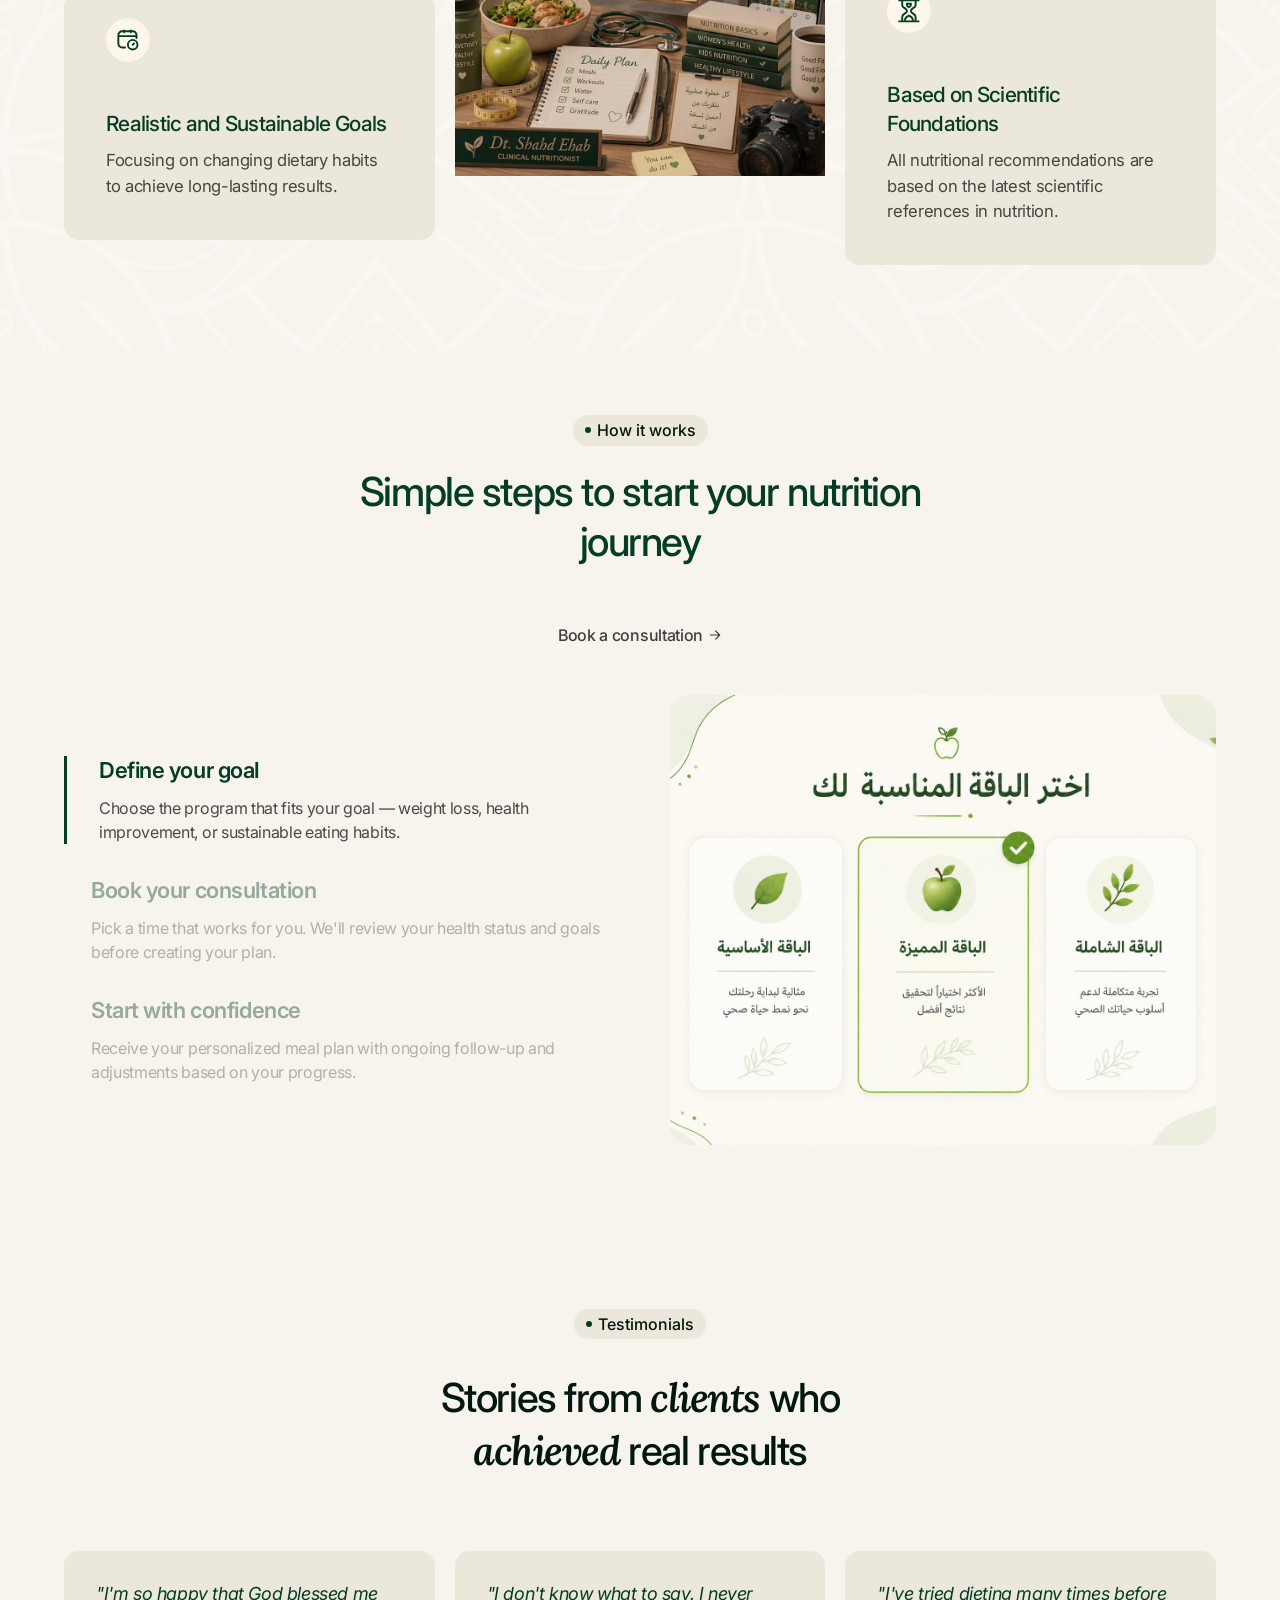
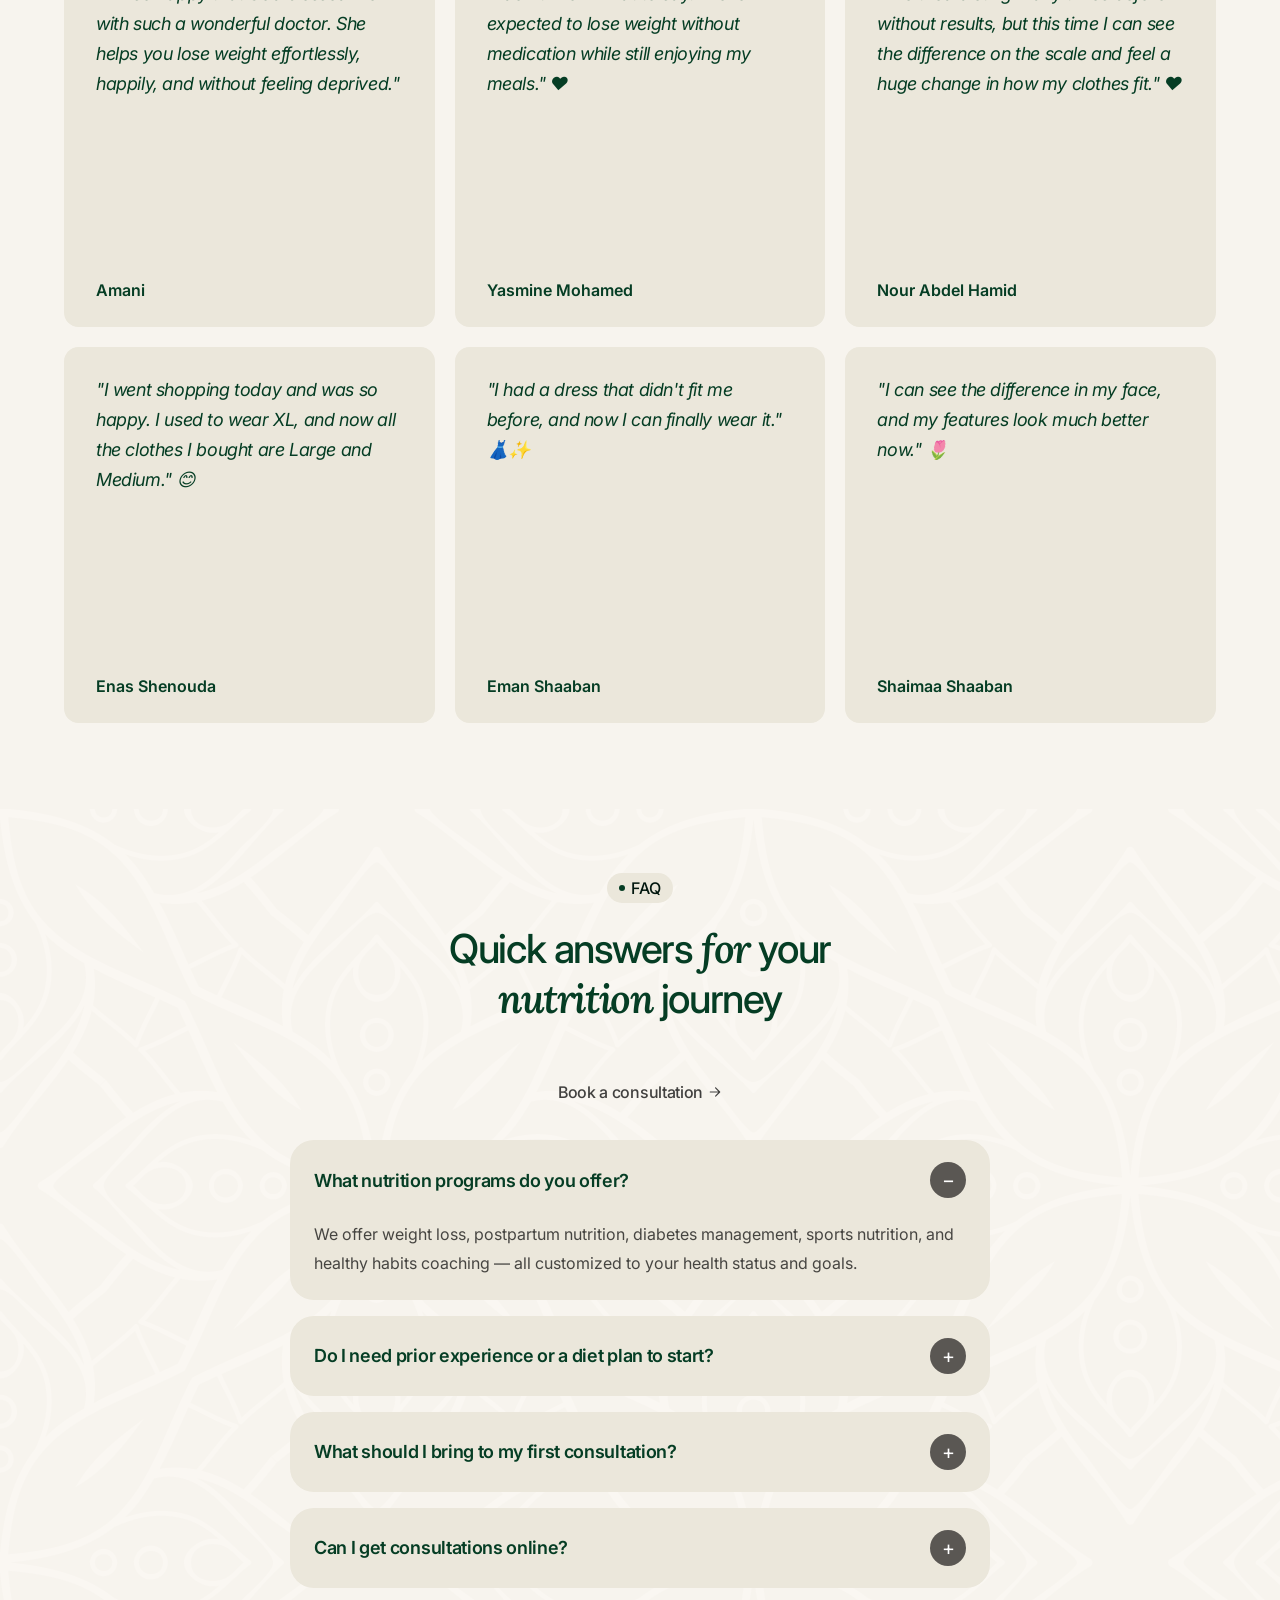
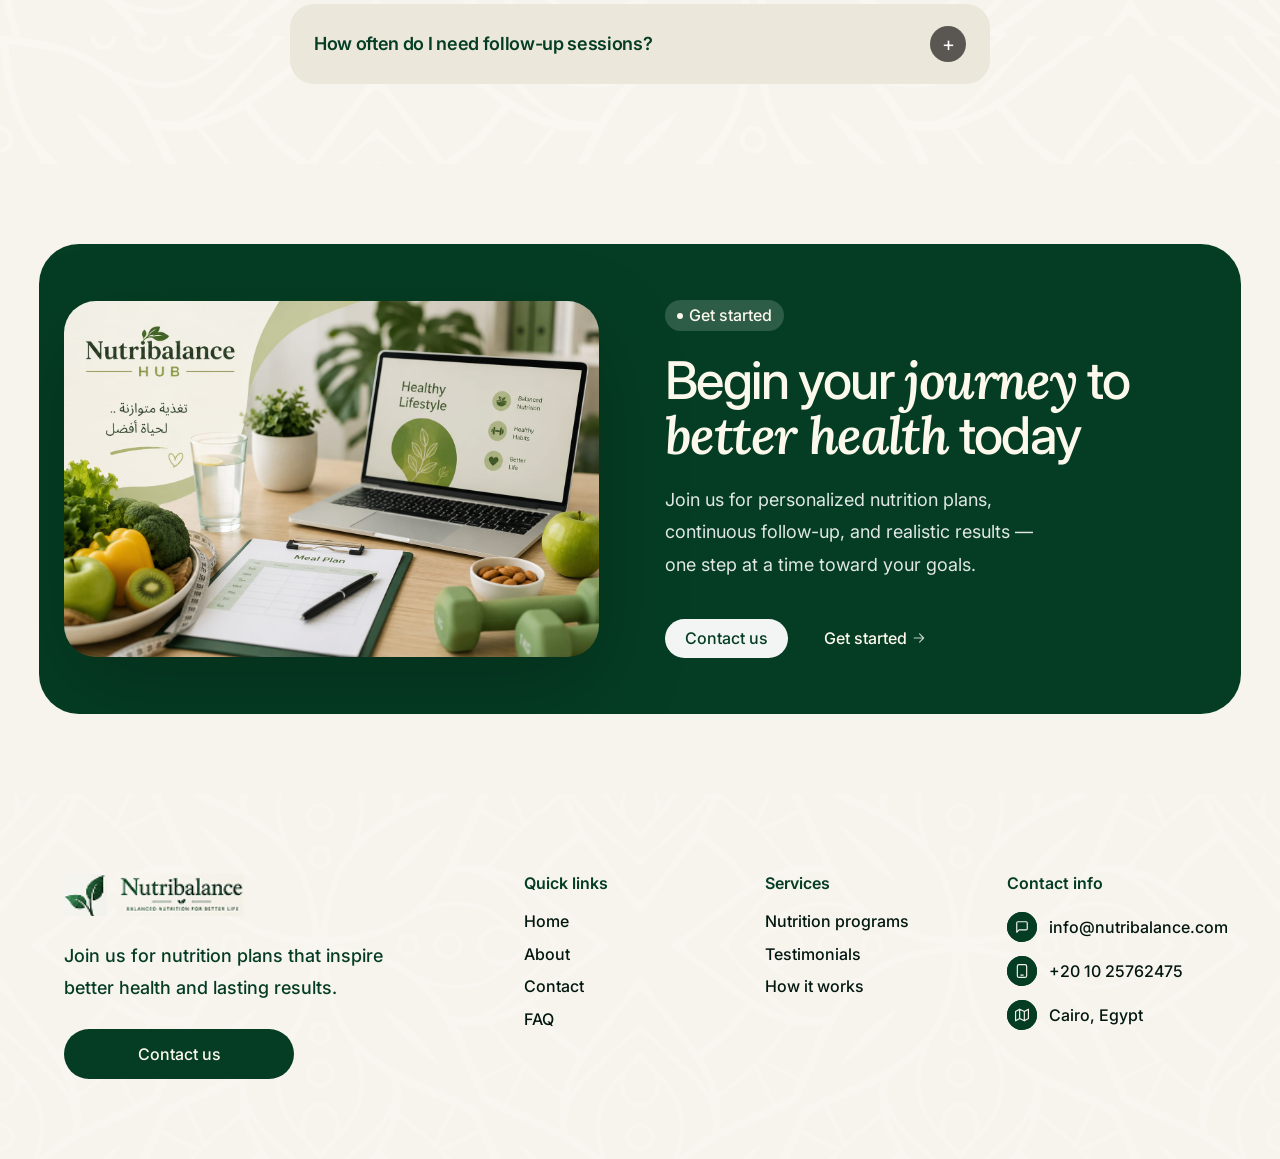
<file: index-en.html>
<!doctype html>
<html lang="en">
  <head>
    <meta charset="UTF-8" />
    <meta name="viewport" content="width=device-width, initial-scale=1.0" />
    <meta
      name="description"
      content="Nutribalance — personalized nutrition consulting, flexible meal plans, and continuous follow-up for sustainable health results without deprivation."
    />
    <meta property="og:type" content="website" />
    <meta property="og:title" content="Nutribalance — Nutrition Consulting" />
    <meta
      property="og:description"
      content="Science-based personalized nutrition plans with continuous follow-up for lasting results."
    />
    <meta
      property="og:image"
      content="https://ebrahimdawoud.github.io/Nutribalance/assets/logo.png"
    />
    <meta property="og:locale" content="en_US" />
    <meta name="twitter:card" content="summary_large_image" />
    <meta name="twitter:title" content="Nutribalance — Nutrition Consulting" />
    <meta
      name="twitter:description"
      content="Science-based personalized nutrition plans with continuous follow-up for lasting results."
    />
    <link
      rel="canonical"
      href="https://ebrahimdawoud.github.io/Nutribalance/index-en.html"
    />
    <link
      rel="alternate"
      hreflang="ar"
      href="https://ebrahimdawoud.github.io/Nutribalance/"
    />
    <link
      rel="alternate"
      hreflang="en"
      href="https://ebrahimdawoud.github.io/Nutribalance/index-en.html"
    />
    <link
      rel="alternate"
      hreflang="x-default"
      href="https://ebrahimdawoud.github.io/Nutribalance/"
    />
    <link rel="stylesheet" href="styles/normalize.css" />
    <link rel="preconnect" href="https://fonts.googleapis.com" />
    <link rel="preconnect" href="https://fonts.gstatic.com" crossorigin />
    <link
      href="https://fonts.googleapis.com/css2?family=Inter:wght@400;500;600;700;800&family=Lora:ital,wght@0,400;0,500;0,600;0,700;1,400;1,600&display=swap"
      rel="stylesheet"
    />
    <link rel="stylesheet" href="styles/main.css" />
    <link rel="icon" type="image/x-icon" href="assets/icn.png" />
    <title>Nutribalance — Nutrition Consulting</title>
  </head>
  <body>
    <!-- Start Header -->
    <header>
      <div class="container">
        <div class="logo">
          <img src="assets/logo.png" alt="Nutribalance Logo" />
        </div>
        <button class="hamburger-menu" id="hamburger" aria-label="Toggle menu">
          <span></span>
          <span></span>
          <span></span>
        </button>
        <div class="actions" id="menu">
          <a
            class="lang-toggle"
            href="index.html"
            aria-label="Open Arabic version"
            >عربي</a
          >
          <nav>
            <ul>
              <li><a href="#about-us">About</a></li>
              <li><a href="#classes">Services</a></li>
              <li><a href="#testimonials">Results</a></li>
              <li><a href="#faq">FAQ</a></li>
            </ul>
          </nav>
          <a class="primary-button" href="https://wa.me/201025762475" target="_blank" rel="noopener noreferrer">Contact us</a>
        </div>
      </div>
    </header>
    <!-- End Header -->

    <!-- Start Hero -->
    <section class="hero">
      <div class="hero-bg">
        <img src="assets/bg.png" alt="Hero Background" />
      </div>
      <div class="hero-inside">
        <div class="hero-rating">
          <div class="stars-wrapper">
            <img src="assets/icons/star.svg" alt="Star" />
            <img src="assets/icons/star.svg" alt="Star" />
            <img src="assets/icons/star.svg" alt="Star" />
            <img src="assets/icons/star.svg" alt="Star" />
            <img src="assets/icons/star.svg" alt="Star" />
          </div>
          <span>Rated 4.9/5 by our clients</span>
        </div>

        <h1>
          <span>Eat</span>
          <span>balanced,</span>
          <span>live</span>
          <span>healthier</span>
        </h1>

        <p>
          Join Nutribalance for personalized nutrition plans, continuous
          follow-up, and realistic results without deprivation.
        </p>

        <div class="buttons-wrapper">
          <a class="primary-button" href="#classes">Get started</a>
          <a class="secondary-link" href="#testimonials">
            <span>See results</span>
            <img src="assets/icons/arrow-right.svg" alt="See results" />
          </a>
        </div>

        <div class="images-wrapper">
          <div class="sm-hidden">
            <img src="assets/hero/01.jpg" alt="Image 01" />
          </div>
          <div>
            <img src="assets/hero/02.jpg" alt="Image 02" />
          </div>
          <div>
            <img src="assets/hero/03.jpg" alt="Image 03" />
          </div>
          <div class="sm-hidden">
            <img src="assets/hero/04.png" alt="Image 04" />
          </div>
        </div>
      </div>
    </section>
    <!-- End Hero -->

    <!-- Start About Us -->
    <section id="about-us" class="about-us">
      <div class="container">
        <div class="section-header">
          <span class="dot"></span>
          <span>About us</span>
        </div>

        <div class="about-us-paragraph">
          <span>Nutribalance offers personalized nutrition consulting </span>
          <div>
            <span>built on science and tailored to your lifestyle.</span>
            <img src="assets/icons/relax.svg" alt="Healthy balance" />
          </div>
          <div>
            <span>Our plans are designed for every goal</span>
            <img src="assets/icons/plant.svg" alt="Meal plans" />
            <span>from</span>
          </div>
          <span>weight loss to overall health improvement.</span>
        </div>

        <div class="stats-cards" data-dir="ltr">
          <img
            class="stats-wrapper-img"
            src="assets/about-us/stats-card-wrapper.png"
            alt="Stats cards"
          />
          <div class="stat-card card-1">
            <img src="assets/about-us/01-card.png" alt="Years of experience" />
          </div>
          <div class="stat-card card-2">
            <img src="assets/about-us/02-card.png" alt="Happy members" />
          </div>
          <div class="stat-card card-3">
            <img src="assets/about-us/03-card.png" alt="Certified experts" />
          </div>
        </div>
      </div>
    </section>
    <!-- End About Us -->

    <!-- Start What We Do -->
    <section class="what-we-do">
      <div class="container">
        <div class="image-wrapper">
          <img src="assets/what-we-do/what-we-do.png" alt="What We Do" />
        </div>

        <div class="content">
          <div class="section-header">
            <span class="dot"></span>
            <span>What we do</span>
          </div>

          <h2>
            <span>How we guide you</span>
            <span class="italic-lora">toward</span>
            <span>balance & clarity</span>
          </h2>

          <p>
            We guide you with flexible meal plans and continuous follow-up to
            reach your health goals safely and sustainably.
          </p>

          <ul>
            <li>
              <img src="assets/icons/check.svg" alt="Personalized meal plans" />
              <span>Personalized meal plans</span>
            </li>
            <li>
              <img src="assets/icons/check.svg" alt="Continuous follow-up" />
              <span>Continuous follow-up</span>
            </li>
            <li>
              <img src="assets/icons/check.svg" alt="Online consultations" />
              <span>Online consultations</span>
            </li>
          </ul>

          <a class="primary-button" href="https://wa.me/201025762475" target="_blank" rel="noopener noreferrer">Contact us</a>
        </div>
      </div>

      <ul class="container">
        <li class="card">
          <img
            src="assets/what-we-do/relax.svg"
            alt="Results and Progress Analysis"
          />
          <div class="card-content">
            <h4>Results and Progress Analysis</h4>
            <p>
              Monitoring weight, measurements, and BMI to ensure reaching your
              goal in a correct and safe way.
            </p>
          </div>
        </li>
        <li class="card">
          <img src="assets/what-we-do/follow.svg" alt="Continuous Follow-up" />
          <div class="card-content">
            <h4>Continuous Follow-up</h4>
            <p>
              Regular follow-up to answer your inquiries and adjust the plan
              when needed.
            </p>
          </div>
        </li>
        <li class="card">
          <img
            src="assets/what-we-do/wifi.svg"
            alt="Customized Nutrition Plan"
          />
          <div class="card-content">
            <h4>Customized Nutrition Plan</h4>
            <p>
              Every diet plan is designed according to your goal, health status,
              and lifestyle.
            </p>
          </div>
        </li>
      </ul>
    </section>
    <!-- End What We Do -->

    <!-- Start Classes -->
    <section id="classes" class="classes">
      <div class="container">
        <div class="section-header">
          <span class="dot"></span>
          <span>Services</span>
        </div>

        <h2>Nutrition programs tailored to your goals and lifestyle</h2>

        <a class="cta-link" href="https://wa.me/201025762475" target="_blank" rel="noopener noreferrer">
          <span>Book a consultation</span>
          <img src="assets/icons/arrow-right.svg" alt="Book a consultation" />
        </a>

        <ul class="classes-grid">
          <li class="class-item">
            <div class="class-photo-wrapper">
              <img src="assets/classes/01.png" alt="Class" />
              <div class="rating">
                <img src="assets/icons/gray-star.svg" alt="Rate" />
                <span>4.8/5</span>
              </div>
            </div>
            <div class="class-content">
              <h5>Weight Loss Program</h5>
              <div class="state">
                <div>
                  <img src="assets/icons/user.svg" alt="Rate" />
                  <span>238</span>
                </div>
                <div>
                  <img src="assets/icons/time.svg" alt="Rate" />
                  <span>120 minutes</span>
                </div>
              </div>
            </div>
          </li>

          <li class="class-item">
            <div class="class-photo-wrapper">
              <img src="assets/classes/02.png" alt="Class" />
              <div class="rating">
                <img src="assets/icons/gray-star.svg" alt="Rate" />
                <span>4.8/5</span>
              </div>
            </div>
            <div class="class-content">
              <h5>Postpartum Nutrition</h5>
              <div class="state">
                <div>
                  <img src="assets/icons/user.svg" alt="Rate" />
                  <span>192</span>
                </div>
                <div>
                  <img src="assets/icons/time.svg" alt="Rate" />
                  <span>50 minutes</span>
                </div>
              </div>
            </div>
          </li>

          <li class="class-item">
            <div class="class-photo-wrapper">
              <img src="assets/classes/03.png" alt="Class" />
              <div class="rating">
                <img src="assets/icons/gray-star.svg" alt="Rate" />
                <span>4.8/5</span>
              </div>
            </div>
            <div class="class-content">
              <h5>Diabetes Management</h5>
              <div class="state">
                <div>
                  <img src="assets/icons/user.svg" alt="Rate" />
                  <span>450</span>
                </div>
                <div>
                  <img src="assets/icons/time.svg" alt="Rate" />
                  <span>55 minutes</span>
                </div>
              </div>
            </div>
          </li>

          <li class="class-item">
            <div class="class-photo-wrapper">
              <img src="assets/classes/04.png" alt="Class" />
              <div class="rating">
                <img src="assets/icons/gray-star.svg" alt="Rate" />
                <span>4.8/5</span>
              </div>
            </div>
            <div class="class-content">
              <h5>Sports Nutrition</h5>
              <div class="state">
                <div>
                  <img src="assets/icons/user.svg" alt="Rate" />
                  <span>312</span>
                </div>
                <div>
                  <img src="assets/icons/time.svg" alt="Rate" />
                  <span>40 minutes</span>
                </div>
              </div>
            </div>
          </li>

          <li class="class-item">
            <div class="class-photo-wrapper">
              <img src="assets/classes/05.png" alt="Class" />
              <div class="rating">
                <img src="assets/icons/gray-star.svg" alt="Rate" />
                <span>4.8/5</span>
              </div>
            </div>
            <div class="class-content">
              <h5>Healthy Habits Coaching</h5>
              <div class="state">
                <div>
                  <img src="assets/icons/user.svg" alt="Rate" />
                  <span>198</span>
                </div>
                <div>
                  <img src="assets/icons/time.svg" alt="Rate" />
                  <span>60 minutes</span>
                </div>
              </div>
            </div>
          </li>

          <li class="class-item">
            <div class="class-photo-wrapper">
              <img src="assets/classes/06.png" alt="Class" />
              <div class="rating">
                <img src="assets/icons/gray-star.svg" alt="Rate" />
                <span>4.8/5</span>
              </div>
            </div>
            <div class="class-content">
              <h5>Family Wellness Plan</h5>
              <div class="state">
                <div>
                  <img src="assets/icons/user.svg" alt="Rate" />
                  <span>290</span>
                </div>
                <div>
                  <img src="assets/icons/time.svg" alt="Rate" />
                  <span>45 minutes</span>
                </div>
              </div>
            </div>
          </li>
        </ul>
      </div>
    </section>
    <!-- End Classes -->

    <!-- Start Benefits -->
    <section class="benefits" id="benefits">
      <div class="container">
        <div class="section-header">
          <span class="dot"></span>
          <span>Benefits</span>
        </div>

        <h2>
          How mindful <span class="italic-lora">nutrition</span> transforms
          <span class="italic-lora">your</span> life
        </h2>

        <div class="benefits-grid">
          <ul>
            <li class="card">
              <img
                src="assets/benefits/calender.svg"
                alt="Based on Scientific Foundations"
              />
              <div class="card-content">
                <h4>Based on Scientific Foundations</h4>
                <p>
                  All nutritional recommendations are based on the latest
                  scientific references in nutrition.
                </p>
              </div>
            </li>
            <li class="card">
              <img
                src="assets/benefits/calender.svg"
                alt="Realistic and Sustainable Goals"
              />
              <div class="card-content">
                <h4>Realistic and Sustainable Goals</h4>
                <p>
                  Focusing on changing dietary habits to achieve long-lasting
                  results.
                </p>
              </div>
            </li>
          </ul>
          <div class="image-wrapper">
            <img src="assets/benefits/benefits.png" alt="Benefits" />
          </div>
          <ul>
            <li class="card">
              <img src="assets/benefits/flexible.svg" alt="Flexible Diets" />
              <div class="card-content">
                <h4>Flexible Diets</h4>
                <p>
                  Without deprivation, taking into account your favorite foods
                  and daily routine.
                </p>
              </div>
            </li>
            <li class="card">
              <img
                src="assets/benefits/timer.svg"
                alt="Based on Scientific Foundations"
              />
              <div class="card-content">
                <h4>Based on Scientific Foundations</h4>
                <p>
                  All nutritional recommendations are based on the latest
                  scientific references in nutrition.
                </p>
              </div>
            </li>
          </ul>
        </div>
      </div>
    </section>
    <!-- End Benefits -->

    <!-- Start How It Works -->
    <section id="how-it-works" class="how-it-works">
      <div class="container">
        <div class="section-header">
          <span class="dot"></span>
          <span>How it works</span>
        </div>

        <h2>Simple steps to start your nutrition journey</h2>

        <a class="cta-link" href="https://wa.me/201025762475" target="_blank" rel="noopener noreferrer">
          <span>Book a consultation</span>
          <img src="assets/icons/arrow-right.svg" alt="Book a consultation" />
        </a>

        <div class="how-it-works-content">
          <div class="steps-wrapper">
            <div class="step-item active" data-step="1">
              <div class="step-number">Define your goal</div>
              <p>
                Choose the program that fits your goal — weight loss, health
                improvement, or sustainable eating habits.
              </p>
            </div>
            <div class="step-item" data-step="2">
              <div class="step-number">Book your consultation</div>
              <p>
                Pick a time that works for you. We'll review your health status
                and goals before creating your plan.
              </p>
            </div>
            <div class="step-item" data-step="3">
              <div class="step-number">Start with confidence</div>
              <p>
                Receive your personalized meal plan with ongoing follow-up and
                adjustments based on your progress.
              </p>
            </div>
          </div>

          <div class="image-wrapper">
            <img
              src="assets/how-it-works/step01.jpeg"
              alt="Step 1"
              class="step-image active"
              data-image="1"
            />
            <img
              src="assets/how-it-works/step02.jpeg"
              alt="Step 2"
              class="step-image"
              data-image="2"
            />
            <img
              src="assets/how-it-works/step03.jpeg"
              alt="Step 3"
              class="step-image"
              data-image="3"
            />
          </div>
        </div>
      </div>
    </section>
    <!-- End How It Works -->

    <!-- Start Testimonials -->
    <section id="testimonials" class="testimonials">
      <div class="container">
        <div class="section-header">
          <span class="dot"></span>
          <span>Testimonials</span>
        </div>

        <h2>
          Stories from <span class="italic-lora">clients</span> who
          <span class="italic-lora">achieved</span> real results
        </h2>

        <ul class="testimonials-grid">
          <li class="card">
            <blockquote>
              "I'm so happy that God blessed me with such a wonderful doctor.
              She helps you lose weight effortlessly, happily, and without
              feeling deprived."
            </blockquote>
            <div class="testimonial-footer">
              <div class="author-text">
                <span class="author-name">Amani</span>
              </div>
            </div>
          </li>

          <li class="card">
            <blockquote>
              "I don't know what to say. I never expected to lose weight without
              medication while still enjoying my meals." ❤️
            </blockquote>
            <div class="testimonial-footer">
              <div class="author-text">
                <span class="author-name">Yasmine Mohamed</span>
              </div>
            </div>
          </li>

          <li class="card">
            <blockquote>
              "I've tried dieting many times before without results, but this
              time I can see the difference on the scale and feel a huge change
              in how my clothes fit." ❤️
            </blockquote>
            <div class="testimonial-footer">
              <div class="author-text">
                <span class="author-name">Nour Abdel Hamid</span>
              </div>
            </div>
          </li>

          <li class="card">
            <blockquote>
              "I went shopping today and was so happy. I used to wear XL, and
              now all the clothes I bought are Large and Medium." 😊
            </blockquote>
            <div class="testimonial-footer">
              <div class="author-text">
                <span class="author-name">Enas Shenouda</span>
              </div>
            </div>
          </li>

          <li class="card">
            <blockquote>
              "I had a dress that didn't fit me before, and now I can finally
              wear it." 👗✨
            </blockquote>
            <div class="testimonial-footer">
              <div class="author-text">
                <span class="author-name">Eman Shaaban</span>
              </div>
            </div>
          </li>

          <li class="card">
            <blockquote>
              "I can see the difference in my face, and my features look much
              better now." 🌷
            </blockquote>
            <div class="testimonial-footer">
              <div class="author-text">
                <span class="author-name">Shaimaa Shaaban</span>
              </div>
            </div>
          </li>
        </ul>
      </div>
    </section>
    <!-- End Testimonials -->

    <!-- Start FAQ -->
    <section id="faq" class="faq">
      <div class="container">
        <div class="section-header">
          <span class="dot"></span>
          <span>FAQ</span>
        </div>

        <h2>
          Quick answers <span class="italic-lora">for</span> your
          <span class="italic-lora">nutrition</span> journey
        </h2>

        <a class="cta-link" href="https://wa.me/201025762475" target="_blank" rel="noopener noreferrer">
          <span>Book a consultation</span>
          <img src="assets/icons/arrow-right.svg" alt="Book a consultation" />
        </a>

        <ul class="faq-list">
          <li class="faq-item active">
            <button class="faq-header" type="button">
              <span class="faq-question"
                >What nutrition programs do you offer?</span
              >
              <span class="faq-toggle"><span class="toggle-icon">−</span></span>
            </button>
            <div class="faq-answer">
              <p>
                We offer weight loss, postpartum nutrition, diabetes management,
                sports nutrition, and healthy habits coaching — all customized
                to your health status and goals.
              </p>
            </div>
          </li>

          <li class="faq-item">
            <button class="faq-header" type="button">
              <span class="faq-question"
                >Do I need prior experience or a diet plan to start?</span
              >
              <span class="faq-toggle"><span class="toggle-icon">+</span></span>
            </button>
            <div class="faq-answer">
              <p>
                No. We start with a full assessment of your habits and goals,
                then build a plan suited to your level with step-by-step
                guidance.
              </p>
            </div>
          </li>

          <li class="faq-item">
            <button class="faq-header" type="button">
              <span class="faq-question"
                >What should I bring to my first consultation?</span
              >
              <span class="faq-toggle"><span class="toggle-icon">+</span></span>
            </button>
            <div class="faq-answer">
              <p>
                Bring any recent lab results or medical reports if available,
                plus a brief overview of your daily eating habits and health
                goals.
              </p>
            </div>
          </li>

          <li class="faq-item">
            <button class="faq-header" type="button">
              <span class="faq-question">Can I get consultations online?</span>
              <span class="faq-toggle"><span class="toggle-icon">+</span></span>
            </button>
            <div class="faq-answer">
              <p>
                Yes. We offer online consultations and follow-up with clear meal
                plans you can follow from anywhere.
              </p>
            </div>
          </li>

          <li class="faq-item">
            <button class="faq-header" type="button">
              <span class="faq-question"
                >How often do I need follow-up sessions?</span
              >
              <span class="faq-toggle"><span class="toggle-icon">+</span></span>
            </button>
            <div class="faq-answer">
              <p>
                Usually every 1–2 weeks at the start, then adjusted based on
                your progress. Regular follow-up ensures plan updates and
                sustainable results.
              </p>
            </div>
          </li>
        </ul>
      </div>
    </section>
    <!-- End FAQ -->

    <!-- Start Get Started -->
    <section class="get-started">
      <div class="container">
        <div class="get-started-grid">
          <div class="get-started-image">
            <img src="assets/get-started/get-started.jpeg" alt="Get Started" />
          </div>

          <div class="get-started-content">
            <div class="section-header">
              <span class="dot"></span>
              <span>Get started</span>
            </div>

            <h2>
              Begin your <span class="italic-lora">journey</span> to
              <span class="italic-lora">better health</span> today
            </h2>

            <p>
              Join us for personalized nutrition plans, continuous follow-up,
              and realistic results — one step at a time toward your goals.
            </p>

            <div class="buttons-wrapper">
              <a class="secondary-button" href="https://wa.me/201025762475" target="_blank" rel="noopener noreferrer">Contact us</a>
              <a class="primary-button" href="#classes">
                <span>Get started</span>
                <img src="assets/icons/arrow-right.svg" alt="Get started" />
              </a>
            </div>
          </div>
        </div>
      </div>
    </section>
    <!-- End Get Started -->

    <!-- Start Footer -->
    <footer id="contact">
      <div class="container footer-grid">
        <div class="footer-left">
          <div class="footer-brand">
            <img src="assets/logo.png" alt="Nutribalance Logo" />
            <p>Join us for nutrition plans that inspire better health and lasting results.</p>
            <a class="primary-button" href="https://wa.me/201025762475" target="_blank" rel="noopener noreferrer">Contact us</a>
          </div>
        </div>

        <div class="footer-right">
          <div class="footer-column">
            <h4>Quick links</h4>
            <ul>
              <li><a href="index-en.html">Home</a></li>
              <li><a href="#about-us">About</a></li>
              <li><a href="https://wa.me/201025762475" target="_blank" rel="noopener noreferrer">Contact</a></li>
              <li><a href="#faq">FAQ</a></li>
            </ul>
          </div>

          <div class="footer-column">
            <h4>Services</h4>
            <ul>
              <li><a href="#classes">Nutrition programs</a></li>
              <li><a href="#testimonials">Testimonials</a></li>
              <li><a href="#how-it-works">How it works</a></li>
            </ul>
          </div>

          <div class="footer-column footer-contact">
            <h4>Contact info</h4>
            <ul>
              <li>
                <span class="footer-icon">
                  <img src="assets/footer/email.svg" alt="Email" />
                </span>
                <a href="mailto:info@nutribalance.com">info@nutribalance.com</a>
              </li>
              <li>
                <span class="footer-icon">
                  <img src="assets/footer/phone.svg" alt="Phone" />
                </span>
                <a href="tel:+201025762475">+20 10 25762475</a>
              </li>
              <li>
                <span class="footer-icon">
                  <img src="assets/footer/address.svg" alt="Location" />
                </span>
                <span>Cairo, Egypt</span>
              </li>
            </ul>
          </div>
        </div>
      </div>
    </footer>
    <!-- End Footer -->

    <button id="scroll-to-top" class="scroll-to-top" aria-label="Scroll to top">
      ↑
    </button>
    <script src="js/cards.js"></script>
    <script src="js/how-it-works.js"></script>
    <script src="js/mobile-menu.js"></script>
  </body>
</html>
</file>
<file: styles/main.css>
* {
  scroll-behavior: smooth;
}

:root {
  --black: hsla(155, 83%, 5%, 1);
  --warning: hsla(42, 36%, 95%, 1);
  --primary-foreground: hsla(153, 85%, 13%, 1);
  --chart: hsla(40, 82%, 96%, 1);
  --chart-5: hsla(45, 29%, 89%, 1);
  --warning-foreground: hsla(0, 0%, 0%, 0.74);
  --muted-foreground: hsla(0, 0%, 0%, 0.7);
  --ring: hsla(34, 4%, 34%, 1);
}

@media (max-width: 768px) {
  h1,
  h2,
  h3 {
    font-size: 34px !important;
    line-height: 40px !important;
  }
}

@media (max-width: 768px) {
  h4,
  h5,
  h6 {
    font-size: 28px !important;
    line-height: 32px !important;
  }
}

@media (max-width: 768px) {
  p {
    font-size: 16px !important;
    line-height: 20px !important;
  }
}

.scroll-to-top {
  position: fixed;
  bottom: 30px;
  right: 24px;
  width: 48px;
  height: 48px;
  border-radius: 50%;
  border: none;
  background-color: var(--primary-foreground);
  color: #ffffff;
  font-size: 24px;
  display: flex;
  align-items: center;
  justify-content: center;
  box-shadow: 0 12px 24px rgba(0, 0, 0, 0.18);
  cursor: pointer;
  opacity: 0;
  visibility: hidden;
  transform: translateY(10px);
  transition:
    opacity 0.25s ease,
    visibility 0.25s ease,
    transform 0.25s ease;
  z-index: 20;
}

.scroll-to-top.show {
  opacity: 1;
  visibility: visible;
  transform: translateY(0);
}

.scroll-to-top:focus {
  outline: 2px solid #ffffff;
  outline-offset: 4px;
}

ul {
  list-style: none;
  padding: 0;
}

body {
  color: var(--black);
  font-size: 16px;
  font-family:
    "Inter",
    system-ui,
    -apple-system,
    BlinkMacSystemFont,
    "Segoe UI",
    sans-serif;
}

.container {
  max-width: clamp(320px, 90vw, 1200px);
  margin-left: auto;
  margin-right: auto;
  padding-left: 20px;
  padding-right: 20px;
}

header {
  position: sticky;
  top: 0;
  z-index: 10;
  background-color: var(--warning);
  padding-block: 20px;
}
header .container {
  display: flex;
  align-items: center;
  justify-content: space-between;
}
header .hamburger-menu {
  display: none;
  flex-direction: column;
  background: none;
  border: none;
  cursor: pointer;
  gap: 6px;
  padding: 0;
}
header .hamburger-menu span {
  width: 24px;
  height: 3px;
  background-color: var(--black);
  transition: all 0.3s ease;
  border-radius: 2px;
}
header .hamburger-menu.active span:nth-child(1) {
  transform: rotate(45deg) translateY(10px);
}
header .hamburger-menu.active span:nth-child(2) {
  opacity: 0;
}
header .hamburger-menu.active span:nth-child(3) {
  transform: rotate(-45deg) translateY(-10px);
}
header .lang-toggle {
  display: inline-flex;
  align-items: center;
  justify-content: center;
  gap: 8px;
  padding: 8px 12px;
  background-color: transparent;
  border: 1px solid rgba(0, 0, 0, 0.06);
  border-radius: 8px;
  color: var(--black);
  text-decoration: none;
  font-weight: 600;
}
header nav ul {
  list-style: none;
  display: flex;
  align-content: center;
  gap: 20px;
}
header nav ul li a {
  color: var(--black);
  text-decoration: none;
  font-weight: 500;
}
header .actions {
  display: flex;
  align-items: center;
  gap: 26px;
}
@media (max-width: 768px) {
  header {
    padding-block: 16px;
  }
  header .hamburger-menu {
    display: flex;
  }
  header .actions {
    position: absolute;
    top: 67px;
    left: 0;
    right: 0;
    flex-direction: column;
    background-color: var(--warning);
    padding: 0 20px;
    gap: 20px;
    max-height: 0;
    overflow: hidden;
    transition: max-height 0.3s ease;
    border-bottom: 1px solid rgba(0, 0, 0, 0.1);
  }
  header .actions.open {
    max-height: 380px;
  }
  header .actions nav {
    width: 100%;
  }
  header .actions nav ul {
    flex-direction: column;
    gap: 0;
  }
  header .actions nav ul li a {
    display: block;
    padding: 12px 0;
    border-bottom: 1px solid rgba(0, 0, 0, 0.05);
  }
  header .actions nav ul li a:hover {
    color: var(--primary-foreground);
  }
  header .actions .primary-button {
    width: 100%;
  }
}

section.hero {
  display: flex;
  flex-direction: column;
  align-items: center;
  padding-top: 25px;
  position: relative;
  background-color: var(--warning);
}
section.hero .hero-bg {
  position: absolute;
  z-index: 0;
  inset: 0;
  max-width: 100%;
  max-height: 827px;
  overflow: hidden;
}
section.hero .hero-bg img {
  -o-object-position: center;
  object-position: center;
  -o-object-fit: cover;
  object-fit: cover;
}
section.hero .hero-inside {
  position: relative;
  z-index: 1;
  min-height: 110vh;
  display: flex;
  flex-direction: column;
  align-items: center;
}
section.hero .hero-inside .hero-rating {
  display: flex;
  align-items: center;
  justify-content: center;
  gap: 10px;
  flex-wrap: wrap;
}
section.hero .hero-inside .hero-rating .stars-wrapper {
  display: flex;
  gap: 3px;
  padding: 6px 9px;
  background-color: var(--chart-5);
  border-radius: 50px;
}
section.hero .hero-inside .hero-rating span {
  font-size: 14px;
}
section.hero .hero-inside h1 {
  width: 100%;
  max-width: 550px;
  font-weight: 500;
  font-size: 53px;
  text-align: center;
  line-height: 61.6px;
  letter-spacing: -1.68px;
  color: var(--primary-foreground);
  margin-top: 24px;
  margin-bottom: 0;
}
@media (max-width: 768px) {
  section.hero .hero-inside h1 {
    font-size: 34px;
    line-height: 40px;
  }
}
section.hero .hero-inside h1 {
  display: flex;
  gap: 5px;
  flex-wrap: wrap;
  justify-content: center;
}
section.hero .hero-inside h1 span:nth-of-type(3),
section.hero .hero-inside h1 span:nth-of-type(5) {
  font-family: "Lora", serif;
  font-style: italic;
  font-weight: 600;
}
section.hero .hero-inside p {
  max-width: 400px;
  text-align: center;
  margin-inline: auto;
  margin-top: 12px;
  font-size: 18px;
  line-height: 25.2px;
  letter-spacing: -0.36px;
  font-weight: 400;
}
@media (max-width: 768px) {
  section.hero .hero-inside p {
    font-size: 16px;
    line-height: 20px;
  }
}
section.hero .hero-inside .buttons-wrapper {
  margin-top: 43px;
  display: flex;
  justify-content: center;
  flex-wrap: wrap;
}
section.hero .hero-inside .images-wrapper {
  position: relative;
  display: flex;
  width: 100%;
  justify-content: center;
  gap: 18px;
  margin-top: 56px;
  overflow: hidden;
  max-width: 90vw;
}
section.hero .hero-inside .images-wrapper img {
  width: auto;
  height: 100%;
  -o-object-fit: cover;
  object-fit: cover;
  border-radius: 20px;
}
@media (max-width: 1280px) {
  section.hero .hero-inside .images-wrapper {
    flex-wrap: wrap;
  }
}
section.hero .hero-inside .images-wrapper::before,
section.hero .hero-inside .images-wrapper::after {
  content: "";
  position: absolute;
  top: 0;
  bottom: 0;
  pointer-events: none;
  z-index: 1;
}
section.hero .hero-inside .images-wrapper::before {
  left: 0;
  width: 15%;
  background: linear-gradient(to right, var(--warning), rgba(255, 255, 255, 0));
}
section.hero .hero-inside .images-wrapper::after {
  right: 0;
  width: 25%;
  background: linear-gradient(
    to left,
    var(--warning),
    rgba(255, 255, 255, 0.052)
  );
}
section.hero .hero-inside .images-wrapper > div {
  width: 360px;
  height: 500px;
  background-color: transparent;
}
section.hero .hero-inside .images-wrapper > div:first-of-type {
  display: flex;
  justify-content: end;
}

section.about-us {
  padding-top: 64px;
  background-color: var(--warning);
}
section.about-us .container {
  display: flex;
  flex-direction: column;
  align-items: center;
}
section.about-us .container .about-us-paragraph {
  margin-top: 20px;
  margin-bottom: 40px;
  font-family: sans-serif;
  font-weight: 400;
  font-size: 30.4px;
  line-height: 38.4px;
  letter-spacing: -1.28px;
  text-align: center;
  vertical-align: middle;
  color: var(--muted-foreground);
}
@media (max-width: 768px) {
  section.about-us .container .about-us-paragraph {
    font-size: 18px;
  }
}
section.about-us .container .about-us-paragraph div {
  display: flex;
  align-items: center;
  gap: 8px;
}
section.about-us .container .stats-cards {
  margin-top: 40px;
  max-width: 100%;
  display: flex;
  align-items: center;
  justify-content: center;
  position: relative;
  min-height: 260px;
}

@media (max-width: 1200px) {
  section.about-us .container .stats-cards {
    flex-direction: column;
  }
}

section.about-us .container .stats-cards .stat-card {
  position: absolute;
  width: 360px;
  max-width: 36vw;
  height: auto;
  border-radius: 18px;
  overflow: hidden;
  transition:
    transform 700ms cubic-bezier(0.2, 0.9, 0.2, 1),
    opacity 420ms ease;
  will-change: transform, opacity;
}

section.about-us .container .stats-cards .stat-card img {
  display: block;
  width: 100%;
  height: auto;
  object-fit: cover;
}

/* initial stacked/fanned appearance */
section.about-us .container .stats-cards .card-1 {
  transform: translateX(-90px) translateY(8px) rotate(-9deg) scale(0.96);
  z-index: 3;
}
section.about-us .container .stats-cards .card-2 {
  transform: translateX(0) translateY(-4px) rotate(0deg) scale(1);
  z-index: 4;
}
section.about-us .container .stats-cards .card-3 {
  transform: translateX(90px) translateY(10px) rotate(9deg) scale(0.96);
  z-index: 2;
}

/* when in view -> spread side-by-side */
section.about-us .container .stats-cards.in-view .card-1 {
  transform: translateX(-320px) translateY(0) rotate(0deg) scale(1);
}
section.about-us .container .stats-cards.in-view .card-2 {
  transform: translateX(0) translateY(0) rotate(0deg) scale(1.02);
}
section.about-us .container .stats-cards.in-view .card-3 {
  transform: translateX(320px) translateY(0) rotate(0deg) scale(1);
}

/* RTL adjustments: invert horizontal directions */
:root[dir="rtl"] section.about-us .container .stats-cards .card-1,
.rtl section.about-us .container .stats-cards .card-1 {
  transform: translateX(90px) translateY(8px) rotate(9deg) scale(0.96);
}
:root[dir="rtl"] section.about-us .container .stats-cards .card-3,
.rtl section.about-us .container .stats-cards .card-3 {
  transform: translateX(-90px) translateY(10px) rotate(-9deg) scale(0.96);
}
:root[dir="rtl"] section.about-us .container .stats-cards.in-view .card-1,
.rtl section.about-us .container .stats-cards.in-view .card-1 {
  transform: translateX(320px) translateY(0) rotate(0deg) scale(1);
}
:root[dir="rtl"] section.about-us .container .stats-cards.in-view .card-3,
.rtl section.about-us .container .stats-cards.in-view .card-3 {
  transform: translateX(-320px) translateY(0) rotate(0deg) scale(1);
}

@media (max-width: 900px) {
  section.about-us .container .stats-cards {
    min-height: 220px;
  }
  section.about-us .container .stats-cards .stat-card {
    width: 280px;
    max-width: 70vw;
  }
  section.about-us .container .stats-cards.in-view .card-1,
  section.about-us .container .stats-cards.in-view .card-3 {
    transform: translateX(-120px) translateY(0) rotate(0deg) scale(0.98);
  }
  :root[dir="rtl"] section.about-us .container .stats-cards.in-view .card-1,
  .rtl section.about-us .container .stats-cards.in-view .card-1 {
    transform: translateX(120px) translateY(0) rotate(0deg) scale(0.98);
  }
}

/* Show combined wrapper image on smaller screens and hide individual animated cards */
@media (max-width: 1024px) {
  section.about-us .container .stats-cards .stats-wrapper-img {
    display: block !important;
    width: 100%;
    max-width: 900px;
    border-radius: 16px;
  }
  section.about-us .container .stats-cards .stat-card {
    display: none;
  }
  section.about-us .container .stats-cards {
    position: relative;
    min-height: auto;
    padding-inline: 0;
  }
}

/* ensure wrapper image is hidden on larger screens */
section.about-us .container .stats-cards .stats-wrapper-img {
  display: none;
}

@media (max-width: 520px) {
  section.about-us .container .stats-cards .stat-card {
    position: relative;
    width: 100%;
    max-width: 420px;
    margin: 8px 0;
    transform: none !important;
  }
  section.about-us .container .stats-cards.in-view .card-1,
  section.about-us .container .stats-cards.in-view .card-2,
  section.about-us .container .stats-cards.in-view .card-3 {
    transform: none !important;
  }
}

section.what-we-do {
  padding-top: 100px;
  padding-bottom: 70px;
  background-color: var(--warning);
  background-image: url(../assets/bg.png);
}
section.what-we-do .container:nth-child(1) {
  display: flex;
  align-items: center;
  justify-content: center;
  gap: 56px;
}
@media (max-width: 1200px) {
  section.what-we-do .container:nth-child(1) {
    flex-wrap: wrap;
    flex-direction: column-reverse;
  }
}
section.what-we-do .container:nth-child(1) .image-wrapper {
  max-width: 90vw;
}
section.what-we-do .container:nth-child(1) .image-wrapper img {
  width: 100%;
}
section.what-we-do .container:nth-child(1) .content .section-header {
  font-weight: 400;
}
section.what-we-do .container:nth-child(1) .content h2 {
  margin-top: 21px;
  margin-bottom: 0;
  font-weight: 500;
  font-size: 47.37px;
  line-height: 55.1px;
  letter-spacing: -1.5px;
  max-width: 540px;
  color: var(--primary-foreground);
}
section.what-we-do .container:nth-child(1) .content p {
  max-width: 350px;
  font-weight: 400;
  font-size: 16.7px;
  line-height: 25.04px;
  letter-spacing: -0.33px;
  color: var(--muted-foreground);
  margin-top: 12px;
}
section.what-we-do .container:nth-child(1) .content ul {
  margin-top: 21px;
  display: flex;
  flex-direction: column;
  gap: 13px;
}
section.what-we-do .container:nth-child(1) .content ul li {
  display: flex;
  align-items: center;
  gap: 8px;
  font-family: Inter;
  font-weight: 400;
  font-style: Regular;
  font-size: 16.7px;
  line-height: 25.04px;
  letter-spacing: -0.33px;
  vertical-align: middle;
}
section.what-we-do .container:nth-child(1) .content .primary-button {
  margin-top: 30px;
}
section.what-we-do .container:nth-child(2) {
  padding-top: 44px;
  display: flex;
  align-items: center;
  justify-content: center;
  gap: 25px;
}
@media (max-width: 1200px) {
  section.what-we-do .container:nth-child(2) {
    flex-wrap: wrap;
  }
}
section.what-we-do .container:nth-child(2) .card {
  max-width: 585px;
}

section.classes {
  padding-block: 64px;
  background-color: var(--warning);
}
section.classes .container {
  display: flex;
  flex-direction: column;
  align-items: center;
  justify-content: center;
}
section.classes .container h2 {
  margin-top: 21px;
  margin-bottom: 0;
  font-weight: 500;
  font-size: 40px;
  line-height: 50px;
  letter-spacing: -1.44px;
  max-width: 500px;
  color: var(--primary-foreground);
  text-align: center;
}
section.classes .container button {
  margin-top: 28px;
  font-family: Inter;
  font-weight: 500;
  font-size: 16px;
  line-height: 24px;
  letter-spacing: -0.32px;
}
section.classes .container ul.classes-grid {
  margin-top: 44px;
  width: 100%;
  display: grid;
  grid-template-columns: repeat(auto-fill, minmax(300px, 1fr));
  gap: 16px;
}
section.classes .container ul.classes-grid .class-item {
  max-width: 85vw;
}
section.classes .container ul.classes-grid .class-photo-wrapper {
  position: relative;
  max-width: 90vw;
}
section.classes .container ul.classes-grid .class-photo-wrapper > img {
  width: 100%;
  height: auto;
  -o-object-fit: cover;
  object-fit: cover;
  border: 2px solid white;
  border-radius: 20px;
}
section.classes .container ul.classes-grid .class-photo-wrapper .rating {
  position: absolute;
  right: 14px;
  top: 14px;
  background-color: var(--chart-5);
  border-radius: 50px;
  padding: 4px 10px;
  font-size: 14px;
  color: var(--ring);
}
section.classes .container ul.classes-grid .class-content h5 {
  font-family: sans-serif;
  font-weight: 400;
  font-style: Regular;
  font-size: 27.3px;
  line-height: 33.6px;
  letter-spacing: -0.84px;
  vertical-align: middle;
  color: var(--ring);
  margin-bottom: 0;
  margin-top: 19px;
}
section.classes .container ul.classes-grid .class-content .state {
  display: flex;
  align-items: center;
  gap: 15px;
  margin-top: 10px;
}
section.classes .container ul.classes-grid .class-content .state > div {
  display: flex;
  align-items: center;
  gap: 8px;
  font-weight: 500;
  font-style: Medium;
  font-size: 16px;
  line-height: 24px;
  letter-spacing: -0.32px;
  vertical-align: middle;
  color: var(--ring);
}

section.benefits {
  padding-top: 70px;
  padding-bottom: 70px;
  background-color: var(--warning);
  background-image: url(../assets/bg.png);
}
section.benefits .container {
  display: flex;
  flex-direction: column;
  align-items: center;
}
section.benefits .container h2 {
  max-width: 550px;
  font-family: Inter;
  font-weight: 500;
  font-style: Medium;
  font-size: 40px;
  line-height: 52.8px;
  letter-spacing: -1.44px;
  text-align: center;
  vertical-align: middle;
}
section.benefits .container .benefits-grid {
  width: 100%;
  display: grid;
  grid-template-columns: repeat(auto-fill, minmax(300px, 1fr));
  gap: 20px;
}
section.benefits .container .benefits-grid > ul {
  display: flex;
  flex-direction: column;
  align-items: center;
  gap: 11px;
}
section.benefits .container .benefits-grid .image-wrapper {
  max-width: 90vw;
}
section.benefits .container .benefits-grid .image-wrapper img {
  width: 100%;
}

section.how-it-works {
  padding-block: 64px;
  background-color: var(--warning);
}
section.how-it-works .container {
  display: flex;
  flex-direction: column;
  align-items: center;
  justify-content: center;
}
section.how-it-works .container h2 {
  margin-top: 21px;
  margin-bottom: 28px;
  font-weight: 500;
  font-size: 40px;
  line-height: 50px;
  letter-spacing: -1.44px;
  max-width: 600px;
  color: var(--primary-foreground);
  text-align: center;
}
section.how-it-works .container button {
  font-family: Inter;
  font-weight: 500;
  font-size: 16px;
  line-height: 24px;
  letter-spacing: -0.32px;
}
section.how-it-works .container .how-it-works-content {
  margin-top: 48px;
  width: 100%;
  display: grid;
  grid-template-columns: 1fr 1fr;
  gap: 60px;
  align-items: center;
  margin-bottom: 30px;
}
section.how-it-works .container .steps-wrapper {
  display: flex;
  flex-direction: column;
  gap: 32px;
}
section.how-it-works .container .step-item {
  padding-left: 24px;
  border-left: 3px solid transparent;
  cursor: pointer;
  transition: all 0.3s ease;
  position: relative;
  opacity: 0.4;
}
section.how-it-works .container .step-item .step-number {
  font-weight: 600;
  font-size: 22px;
  line-height: 28px;
  letter-spacing: -0.44px;
  color: var(--primary-foreground);
  margin-bottom: 12px;
}
section.how-it-works .container .step-item p {
  font-weight: 400;
  font-size: 16px;
  line-height: 24px;
  letter-spacing: -0.32px;
  color: var(--muted-foreground);
  margin: 0;
}
section.how-it-works .container .step-item:hover {
  opacity: 1;
  border-left-color: var(--primary-foreground);
  padding-left: 32px;
}
section.how-it-works .container .step-item.active {
  opacity: 1;
  border-left-color: var(--primary-foreground);
  padding-left: 32px;
}
section.how-it-works .container .step-item.active .step-number {
  color: var(--primary-foreground);
}
section.how-it-works .container .image-wrapper {
  position: relative;
  width: 100%;
  height: 450px;
  display: flex;
  align-items: center;
  justify-content: center;
  overflow: hidden;
  border-radius: 20px;
}
section.how-it-works .container .step-image {
  position: absolute;
  width: auto;
  height: 100%;
  -o-object-fit: contain;
  object-fit: contain;
  opacity: 0;
  transition: opacity 0.6s ease-in-out;
  border-radius: 20px !important;
}
section.how-it-works .container .step-image.active {
  opacity: 1;
}
@media (max-width: 1024px) {
  section.how-it-works .container .how-it-works-content {
    grid-template-columns: 1fr;
    gap: 40px;
  }
  section.how-it-works .container .image-wrapper {
    height: 400px;
  }
}
@media (max-width: 768px) {
  section.how-it-works .container .how-it-works-content {
    gap: 30px;
  }
  section.how-it-works .container .step-item {
    padding-left: 16px;
  }
  section.how-it-works .container .step-item.active {
    padding-left: 24px;
  }
  section.how-it-works .container .image-wrapper {
    height: 300px;
  }
}

section.testimonials {
  padding-top: 70px;
  padding-bottom: 70px;
  background-color: var(--warning);
}
section.testimonials .container {
  display: flex;
  flex-direction: column;
  align-items: center;
}
section.testimonials .container h2 {
  max-width: 500px;
  font-family: Inter;
  font-weight: 500;
  font-style: Medium;
  font-size: 40px;
  line-height: 52.8px;
  letter-spacing: -1.44px;
  text-align: center;
  vertical-align: middle;
}
section.testimonials .container .testimonials-grid {
  width: 100%;
  display: grid;
  grid-template-columns: repeat(auto-fill, minmax(300px, 1fr));
  gap: 20px;
  margin-top: 40px;
}
section.testimonials .container .card {
  padding: 28px 32px;
  display: flex;
  flex-direction: column;
  min-height: 320px;
  position: relative;
}
section.testimonials .container .rating {
  display: inline-flex;
  align-items: center;
  gap: 8px;
  font-weight: 600;
  font-size: 14px;
  color: var(--ring);
  margin-bottom: 26px;
}
section.testimonials .container .rating img {
  width: 14px;
  height: auto;
}
section.testimonials .container blockquote {
  margin: 0;
  font-size: 18px;
  line-height: 30px;
  letter-spacing: -0.4px;
  color: var(--primary-foreground);
  font-style: italic;
  flex: 1;
}
section.testimonials .container .testimonial-footer {
  display: flex;
  align-items: center;
  justify-content: space-between;
  gap: 14px;
  margin-top: 28px;
}
section.testimonials .container .author {
  display: flex;
  align-items: center;
  gap: 14px;
}
section.testimonials .container .avatar {
  width: 44px;
  height: 44px;
  border-radius: 50%;
  background-color: hsla(155, 83%, 14%, 0.08);
  color: var(--primary-foreground);
  display: grid;
  place-items: center;
  font-weight: 700;
}
section.testimonials .container .author-text {
  display: flex;
  flex-direction: column;
  gap: 3px;
}
section.testimonials .container .author-name {
  font-weight: 600;
  color: var(--primary-foreground);
}
section.testimonials .container .author-role {
  font-size: 14px;
  color: var(--muted-foreground);
}
section.testimonials .container .cta-icon {
  color: var(--ring);
  font-size: 20px;
  font-weight: 700;
}

section.faq {
  padding-block: 64px;
  background-color: var(--warning);
  background-image: url(../assets/bg.png);
}
section.faq .container {
  display: flex;
  flex-direction: column;
  align-items: center;
  justify-content: center;
}
section.faq .container h2 {
  margin-top: 21px;
  margin-bottom: 28px;
  font-weight: 500;
  font-size: 40px;
  line-height: 50px;
  letter-spacing: -1.44px;
  max-width: 450px;
  color: var(--primary-foreground);
  text-align: center;
}
section.faq .container button {
  font-family: Inter;
  font-weight: 500;
  font-size: 16px;
  line-height: 24px;
  letter-spacing: -0.32px;
}
section.faq .container .faq-list {
  width: -moz-fit-content;
  width: fit-content;
  margin-top: 36px;
  display: grid;
  gap: 16px;
}
section.faq .container .faq-item {
  margin: auto;
  background-color: var(--chart-5);
  border-radius: 24px;
  overflow: hidden;
  transition: background-color 0.3s ease;
  max-width: 700px;
  width: 100%;
}
section.faq .container .faq-header {
  width: 100%;
  display: flex;
  align-items: center;
  justify-content: space-between;
  gap: 16px;
  padding: 22px 24px;
  border: 0;
  background: transparent;
  cursor: pointer;
  font: inherit;
  text-align: left;
}
section.faq .container .faq-question {
  font-size: 18px;
  font-weight: 600;
  color: var(--primary-foreground);
  line-height: 1.4;
}
section.faq .container .faq-toggle {
  min-width: 36px;
  height: 36px;
  border-radius: 50%;
  display: grid;
  place-items: center;
  background-color: var(--ring);
  transition:
    transform 0.3s ease,
    background-color 0.3s ease;
}
section.faq .container .toggle-icon {
  font-size: 20px;
  color: white;
  line-height: 1;
}
section.faq .container .faq-answer {
  max-height: 0;
  overflow: hidden;
  opacity: 0;
  transition: opacity 0.35s ease;
}
section.faq .container .faq-answer p {
  margin: 0;
  color: var(--muted-foreground);
  line-height: 1.8;
  font-size: 16px;
}
section.faq .container .faq-item.active .faq-answer {
  max-height: 280px;
  padding: 0 24px 22px;
  opacity: 1;
}
section.faq .container .faq-item.active .faq-toggle {
  background-color: var(--ring);
}

section.get-started {
  padding-block: 80px;
  background-color: var(--warning);
}
section.get-started .container {
  background-color: var(--primary-foreground);
  border-radius: 40px;
  padding: 25px;
  gap: 40px;
  align-items: center;
  overflow: hidden;
  width: -moz-fit-content;
  width: fit-content;
}
section.get-started .get-started-grid {
  display: grid;
  grid-template-columns: minmax(300px, 1fr) minmax(300px, 1.05fr);
  place-items: center;
  gap: 55px;
  width: -moz-fit-content;
  width: fit-content;
}
@media (max-width: 1200px) {
  section.get-started .get-started-grid {
    grid-template-columns: 1fr;
    gap: 20px;
  }
}
section.get-started .get-started-grid .get-started-content {
  color: var(--chart);
}
section.get-started .get-started-grid .get-started-content .section-header {
  background-color: rgba(255, 255, 255, 0.16);
  color: var(--chart);
}
section.get-started
  .get-started-grid
  .get-started-content
  .section-header
  .dot {
  background-color: var(--chart);
}
section.get-started .get-started-grid .get-started-content h2 {
  margin-top: 22px;
  margin-bottom: 0;
  font-weight: 500;
  font-size: 52px;
  line-height: 1.05;
  letter-spacing: -1.6px;
  max-width: 540px;
}
section.get-started .get-started-grid .get-started-content p {
  margin-top: 20px;
  max-width: 380px;
  color: rgba(255, 255, 255, 0.88);
  font-size: 18px;
  line-height: 1.8;
}
section.get-started .get-started-grid .get-started-content .buttons-wrapper {
  margin-top: 38px;
  display: flex;
  flex-wrap: wrap;
  gap: 16px;
}
section.get-started
  .get-started-grid
  .get-started-content
  .buttons-wrapper
  .primary-button {
  padding: 10px 20px;
}
section.get-started
  .get-started-grid
  .get-started-content
  .buttons-wrapper
  .primary-button
  img {
  filter: invert(100);
}
section.get-started
  .get-started-grid
  .get-started-content
  .buttons-wrapper
  .secondary-button {
  background-color: rgba(255, 255, 255, 0.95);
  color: var(--primary-foreground);
  border-radius: 50px;
  border: none;
  transition: 0.3s ease;
  padding: 10px 20px;
  font-weight: 500;
}
section.get-started
  .get-started-grid
  .get-started-content
  .buttons-wrapper
  .secondary-button:hover {
  background-color: #f4f4f4;
}
section.get-started
  .get-started-grid
  .get-started-content
  .buttons-wrapper
  button {
  min-height: 54px;
}
section.get-started .get-started-grid .get-started-image {
  display: grid;
  place-items: center;
  min-height: 420px;
}
section.get-started .get-started-grid .get-started-image img {
  width: 100%;
  max-width: 100%;
  border-radius: 32px;
  -o-object-fit: cover;
  object-fit: cover;
  box-shadow: 0 32px 90px rgba(0, 0, 0, 0.22);
  object-fit: cover;
}
@media (max-width: 1024px) {
  section.get-started .container {
    grid-template-columns: 1fr;
    padding: 50px 24px;
  }
  section.get-started .get-started-image {
    order: -1;
    min-height: 340px;
  }
}
@media (max-width: 768px) {
  section.get-started {
    padding-block: 60px;
  }
  section.get-started .container {
    padding: 36px 20px;
  }
  section.get-started .get-started-content h2 {
    font-size: 38px;
    line-height: 1.08;
  }
}

footer {
  padding-block: 80px;
  background-color: var(--warning);
  background-image: url(../assets/bg.png);
  background-repeat: no-repeat;
  background-position: center;
  background-size: cover;
}
footer .footer-grid {
  display: flex;
  justify-content: space-between;
  align-items: flex-start;
  gap: 40px;
  flex-wrap: wrap;
}
footer .footer-left,
footer .footer-right {
  display: flex;
  flex-direction: column;
  gap: 32px;
}
footer .footer-left {
  flex: 1 1 320px;
  max-width: 420px;
}
footer .footer-right {
  flex: 1 1 550px;
  display: grid;
  grid-template-columns: repeat(3, minmax(180px, 1fr));
  gap: 32px;
}
@media (max-width: 768px) {
  footer .footer-right {
    grid-template-columns: 1fr;
  }
}
footer .footer-brand {
  display: flex;
  flex-direction: column;
  gap: 24px;
}
footer .footer-brand img {
  max-width: 180px;
  height: auto;
}
footer .footer-brand p {
  max-width: 330px;
  margin: 0;
  color: var(--primary-foreground);
  font-size: 18px;
  line-height: 1.8;
  font-weight: 500;
}
footer .footer-brand .primary-button {
  min-width: 170px;
  padding: 16px 30px;
}
footer .footer-column {
  display: flex;
  flex-direction: column;
  gap: 20px;
}
footer .footer-column h4 {
  margin: 0;
  color: var(--primary-foreground);
  font-size: 16px;
  font-weight: 600;
}
footer .footer-column ul {
  display: flex;
  flex-direction: column;
  gap: 14px;
  padding: 0;
  margin: 0;
}
footer .footer-column ul li {
  display: flex;
  align-items: center;
  gap: 12px;
}
footer .footer-column ul a,
footer .footer-column ul span {
  color: var(--black);
  text-decoration: none;
  font-size: 16px;
  font-weight: 500;
}
footer .footer-contact ul li {
  align-items: center;
}
footer .footer-contact ul a {
  color: var(--black);
}
footer .footer-contact .footer-icon {
  display: grid;
  place-items: center;
  border-radius: 50%;
  background-color: var(--primary-foreground);
}
footer .footer-brand .primary-button {
  width: -moz-fit-content;
  width: fit-content;
  display: flex;
  justify-content: center;
}
@media (max-width: 1024px) {
  footer {
    padding-block: 60px;
  }
  footer .footer-grid {
    grid-template-columns: 1fr 1fr;
    gap: 30px;
  }
}
@media (max-width: 768px) {
  footer {
    padding-block: 48px;
  }
  footer .footer-grid {
    grid-template-columns: 1fr;
  }
  footer .footer-brand .primary-button {
    width: -moz-fit-content;
    width: fit-content;
  }
}

.primary-button {
  font-weight: 500;
  background-color: var(--primary-foreground);
  border-radius: 50px;
  color: var(--chart);
  transition: 0.3s;
}
.primary-button:hover {
  background-color: hsl(153, 85%, 11%);
}

button {
  display: flex;
  align-items: center;
  gap: 5px;
  border: none;
  padding: 10px 20px;
  background-color: transparent;
  cursor: pointer;
  color: var(--warning-foreground);
}

.section-header {
  font-weight: 500;
  background-color: var(--chart-5);
  border-radius: 50px;
  width: -moz-fit-content;
  width: fit-content;
  padding: 6px 12px;
  display: flex;
  align-items: center;
  gap: 6px;
}
.section-header .dot {
  width: 6px;
  height: 6px;
  background-color: var(--primary-foreground);
  border-radius: 100%;
}

.italic-lora {
  font-family: "Lora", serif;
  font-style: italic;
  font-weight: 600;
}

.card {
  background-color: var(--chart-5);
  border-radius: 14.61px;
  padding: 25px 42px;
  gap: 10;
}
.card .card-content {
  margin-top: 44px;
}
.card .card-content h4 {
  font-weight: 500;
  font-size: 20.87px;
  line-height: 29.22px;
  letter-spacing: -0.73px;
  margin: 0;
  color: var(--primary-foreground);
}
.card .card-content p {
  margin-top: 10px;
  color: var(--muted-foreground);
  font-weight: 400;
  font-size: 16.7px;
  line-height: 25.04px;
  letter-spacing: -0.33px;
}

@media (max-width: 1280px) {
  .sm-hidden {
    display: none !important;
  }
}

a.primary-button,
a.secondary-button,
a.cta-link,
a.secondary-link {
  text-decoration: none;
  display: inline-flex;
  align-items: center;
  gap: 5px;
}

a.primary-button {
  padding: 10px 20px;
}

section.classes .container .cta-link,
section.how-it-works .container .cta-link,
section.faq .container .cta-link {
  margin-top: 28px;
  font-family: Inter, sans-serif;
  font-weight: 500;
  font-size: 16px;
  line-height: 24px;
  letter-spacing: -0.32px;
  color: var(--warning-foreground);
}

section.hero .hero-inside .buttons-wrapper .secondary-link {
  color: var(--warning-foreground);
  font-weight: 500;
  padding: 10px 20px;
}

[dir="rtl"] body {
  font-family:
    "Cairo",
    system-ui,
    -apple-system,
    BlinkMacSystemFont,
    "Segoe UI",
    sans-serif;
}

[dir="rtl"] .scroll-to-top {
  left: 24px;
  right: auto;
}

[dir="rtl"] section.hero .hero-inside .buttons-wrapper .secondary-link img,
[dir="rtl"]
  section.get-started
  .get-started-grid
  .get-started-content
  .buttons-wrapper
  .primary-button
  img,
[dir="rtl"] section.faq .container .cta-link img {
  transform: scaleX(-1);
}
/*# sourceMappingURL=main.css.map */
</file>
